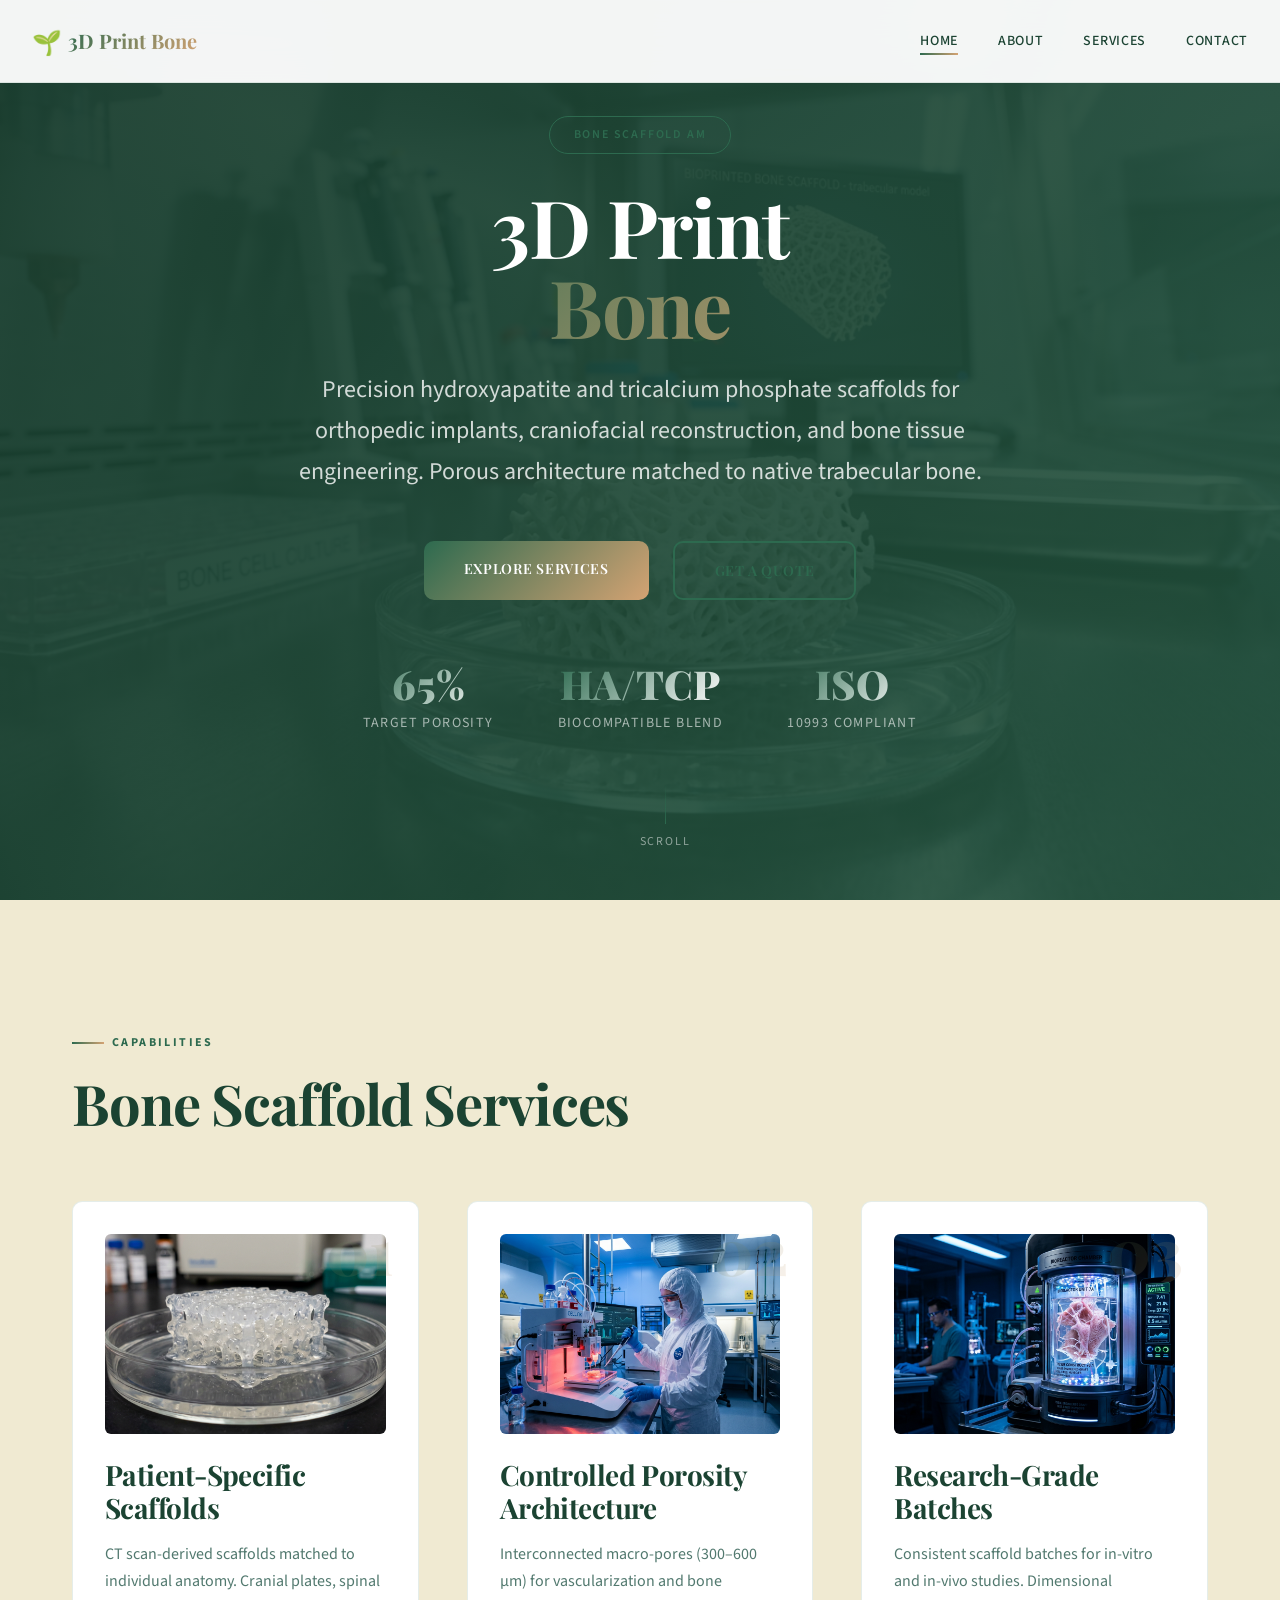
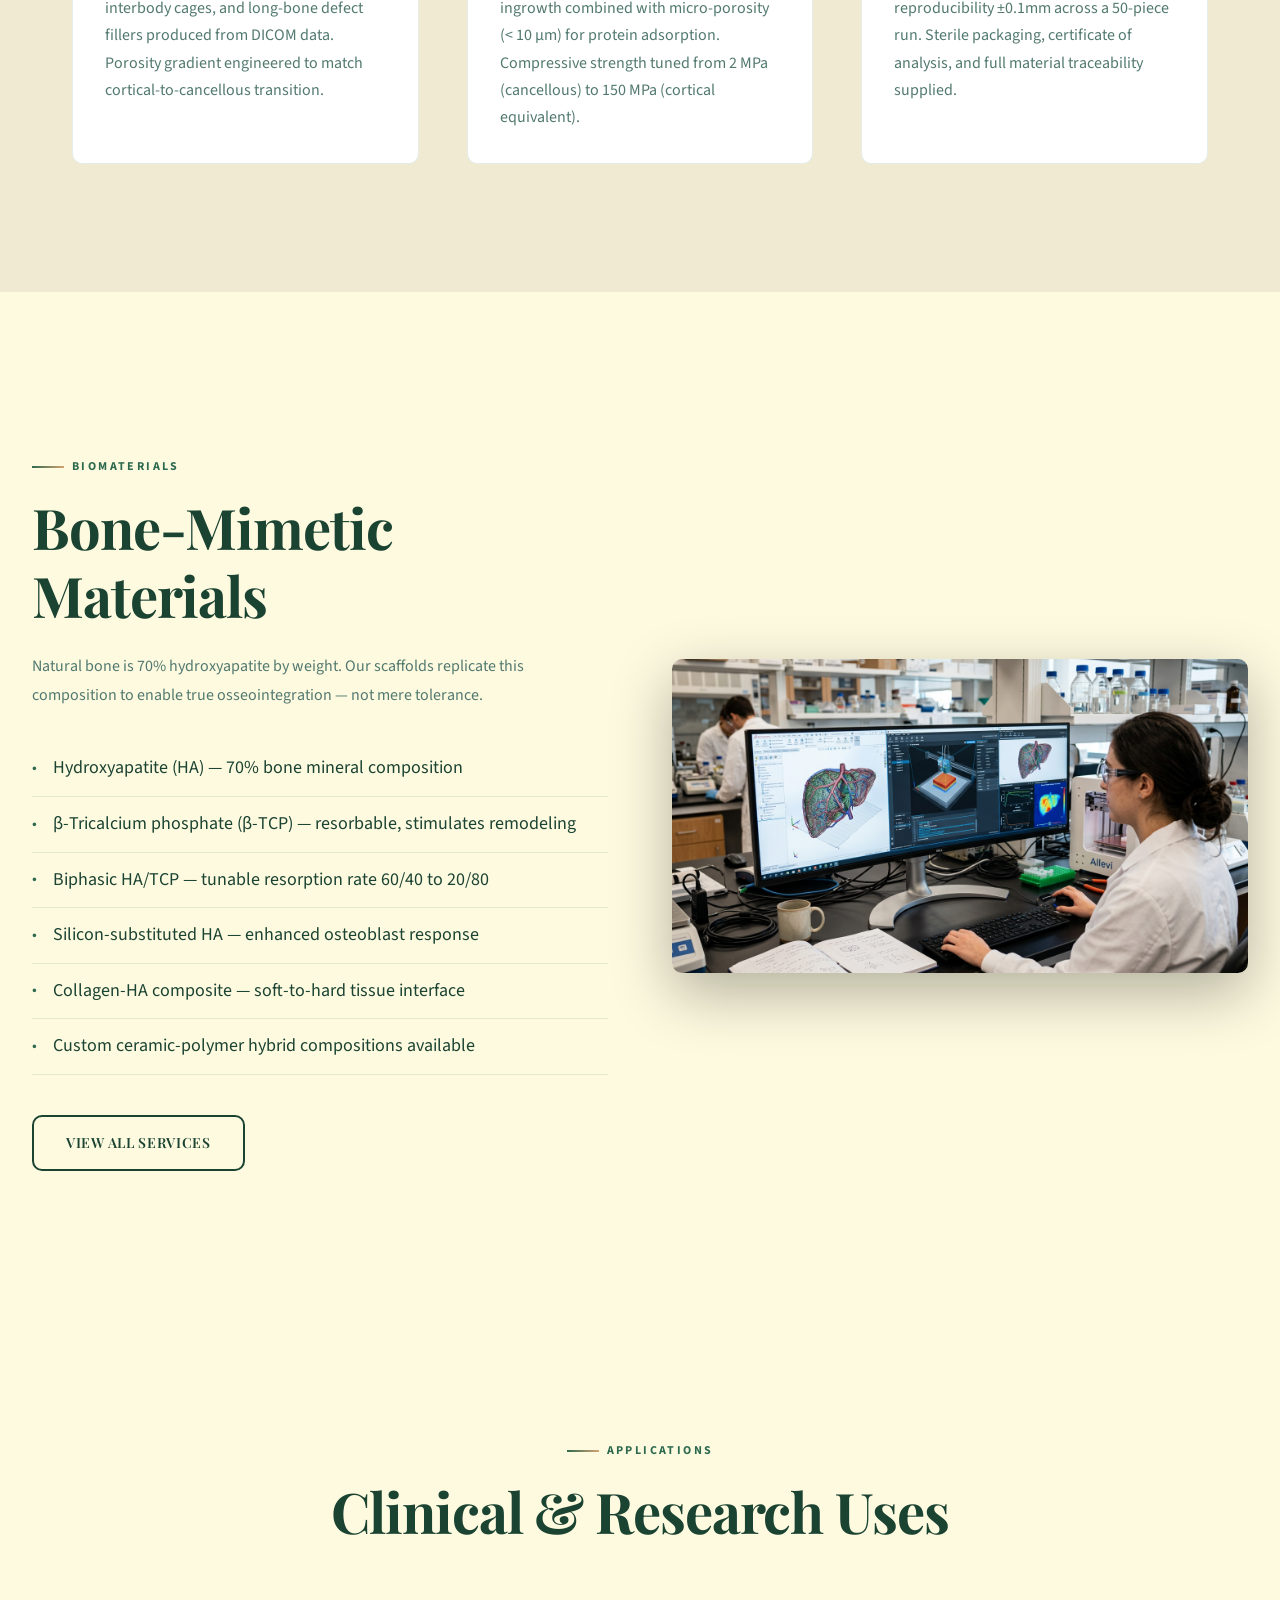
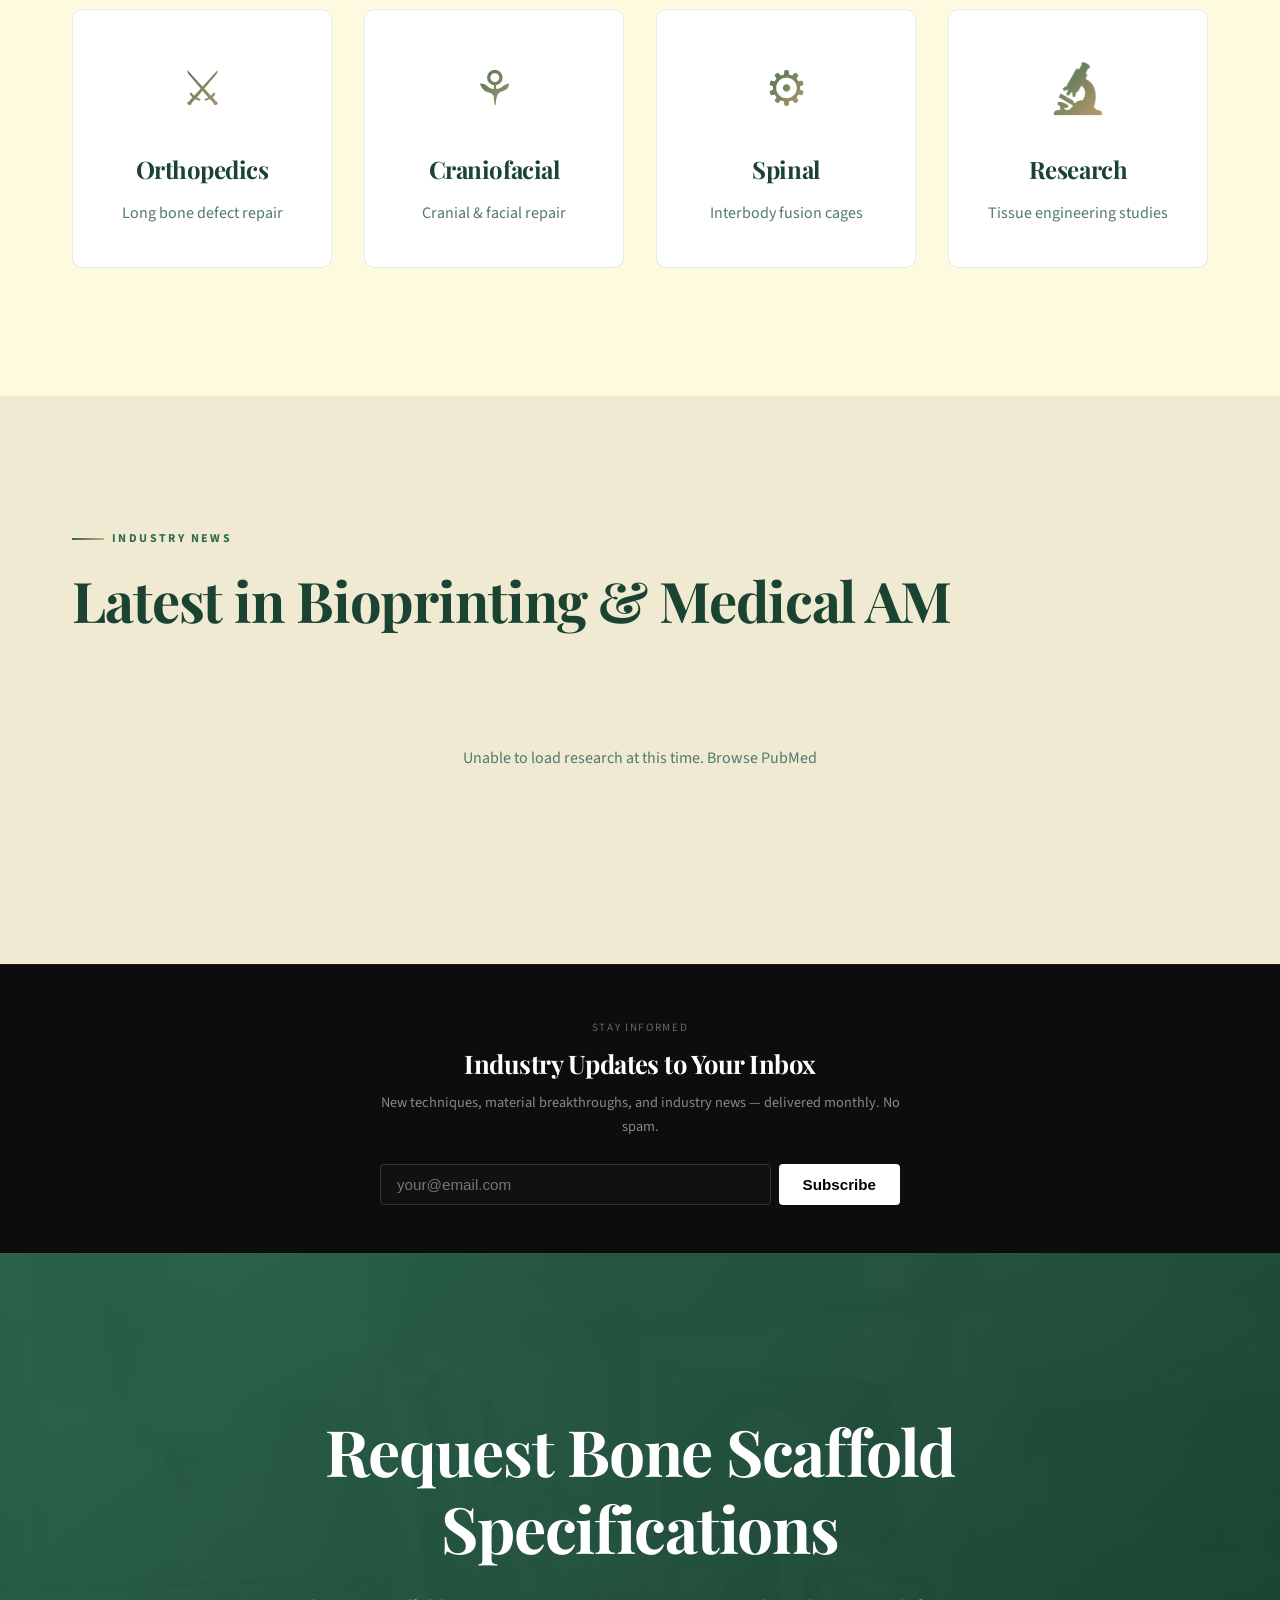
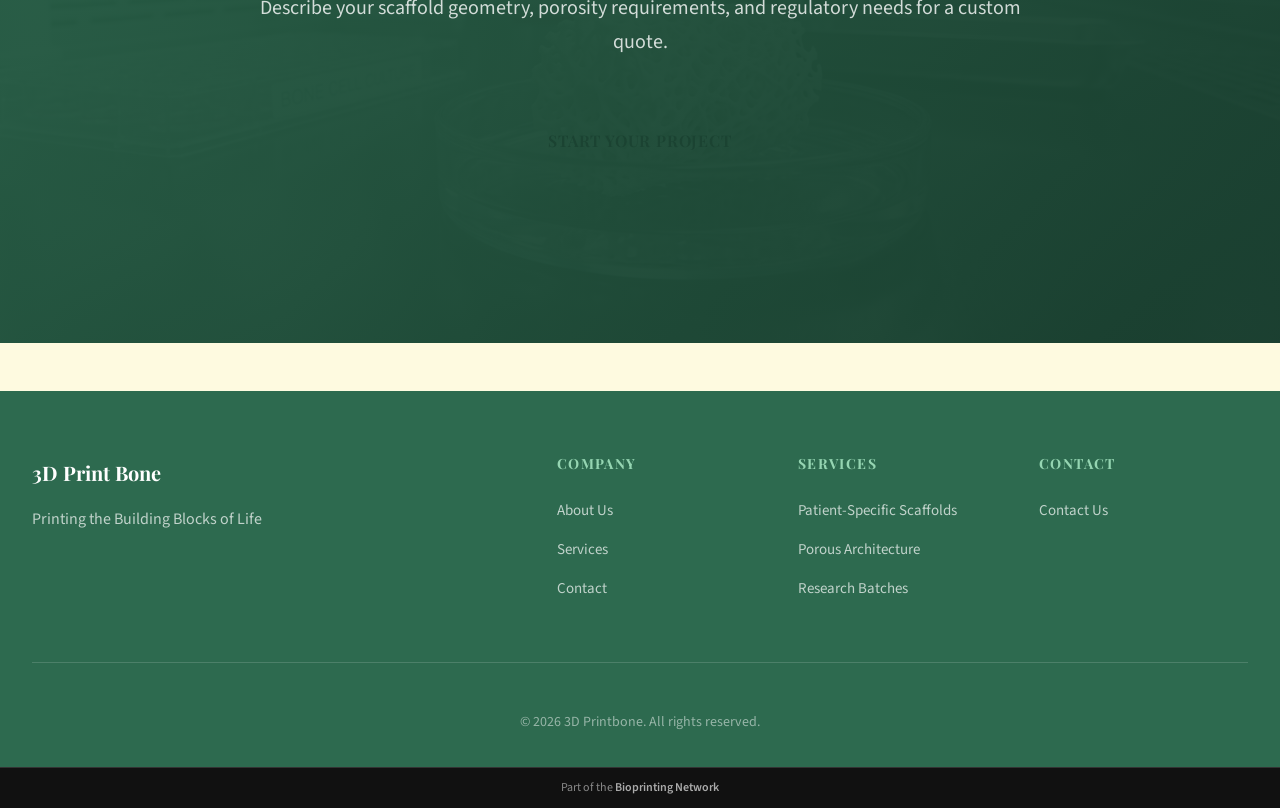
<file: index.html>
<!DOCTYPE html>
<html lang="en">
<head>
    <meta charset="UTF-8">
    <meta name="viewport" content="width=device-width, initial-scale=1.0">
    <meta name="description" content="3D printed bone scaffolds in hydroxyapatite and TCP for orthopedic implants, craniofacial reconstruction, and tissue engineering research.">
    <meta name="keywords" content="3d bioprinting &amp;amp;amp; medical, 3dprintbone, bioprinting, medical, professional services, quality, innovation, max davis, ben stagl, ally reza, chilab, chilab studio, titobi, chicago, manufacturing, functional, 3d, prototype">
    <meta property="og:title" content="3D Print Bone | Hydroxyapatite Scaffolds &amp; Bone Graft Substitutes">
    <meta property="og:description" content="3D printed bone scaffolds in hydroxyapatite and TCP for orthopedic implants and tissue engineering research.">
    <meta name="author" content="Max Davis, Ben Stagl, Ally Reza - ChiLab Studio">
    <meta property="og:type" content="website">
    <meta property="og:image" content="https://images.unsplash.com/photo-1625464733746-f884014c73bc?w=600&q=80">
    <title>3D Print Bone | Hydroxyapatite Scaffolds & Bone Graft Substitutes | Medical AM</title>
    <link rel="preconnect" href="https://fonts.googleapis.com">
    <link rel="preconnect" href="https://fonts.gstatic.com" crossorigin>
    <link href="https://fonts.googleapis.com/css2?family=Playfair+Display:wght@400;500;600;700;800;900&family=Source+Sans+3:wght@300;400;500;600;700&display=swap" rel="stylesheet">
    <link rel="stylesheet" href="css/style.css">
<script type="application/ld+json">
[
  {
    "@context": "https://schema.org",
    "@type": "Organization",
    "name": "3D Print Bone",
    "url": "https://3dprintbone.com",
    "description": "3D printed bone scaffolds in hydroxyapatite and TCP for orthopedic implants, craniofacial reconstruction, and tissue engineering research.",
    "contactPoint": {
      "@type": "ContactPoint",
      "contactType": "customer service",
      "url": "https://3dprintbone.com/contact.html"
    }
  },
  {
    "@context": "https://schema.org",
    "@type": "WebSite",
    "name": "3D Print Bone",
    "url": "https://3dprintbone.com"
  },
  {
    "@context": "https://schema.org",
    "@type": "Service",
    "name": "Patient-Specific Scaffolds",
    "provider": {
      "@type": "Organization",
      "name": "3D Print Bone",
      "url": "https://3dprintbone.com"
    },
    "url": "https://3dprintbone.com/services.html"
  },
  {
    "@context": "https://schema.org",
    "@type": "Service",
    "name": "Porous Architecture",
    "provider": {
      "@type": "Organization",
      "name": "3D Print Bone",
      "url": "https://3dprintbone.com"
    },
    "url": "https://3dprintbone.com/services.html"
  },
  {
    "@context": "https://schema.org",
    "@type": "Service",
    "name": "Research Batches",
    "provider": {
      "@type": "Organization",
      "name": "3D Print Bone",
      "url": "https://3dprintbone.com"
    },
    "url": "https://3dprintbone.com/services.html"
  }
]
</script>
    <!-- ADSENSE: replace ca-pub-REPLACE_WITH_PUB_ID with your publisher ID to activate -->
    <!-- <script async src="https://pagead2.googlesyndication.com/pagead/js/adsbygoogle.js?client=ca-pub-REPLACE_WITH_PUB_ID" crossorigin="anonymous"></script> -->
</head>
<body>

    <header class="site-header">
        <nav class="navbar">
            <div class="nav-container">
                <a href="index.html" class="nav-logo">
                    <span class="logo-emoji">&#127793;</span><span class="logo-text">3D Print Bone</span>
                </a>
                <button class="nav-toggle" aria-label="Toggle navigation" aria-expanded="false">
                    <span class="hamburger"></span>
                    <span class="hamburger"></span>
                    <span class="hamburger"></span>
                </button>
                <ul class="nav-menu">
                    <li><a href="index.html" class="nav-link active">Home</a></li>
                    <li><a href="about.html" class="nav-link">About</a></li>
                    <li><a href="services.html" class="nav-link">Services</a></li>
                    <li><a href="contact.html" class="nav-link">Contact</a></li>
                </ul>
            </div>
        </nav>
    </header>

    <main>
        <section class="hero">
            <div class="hero-background">
                <img src="images/11_bone_scaffold.png" alt="3D Printbone" loading="lazy">
                <div class="hero-overlay"></div>
            </div>
            <div class="hero-content">
                <div class="hero-badge">BONE SCAFFOLD AM</div>
                <h1 class="hero-title">
                    <span class="title-line">3D Print</span>
                        <span class="title-line highlight">Bone</span>
                </h1>
                <p class="hero-subtitle">Precision hydroxyapatite and tricalcium phosphate scaffolds for orthopedic implants, craniofacial reconstruction, and bone tissue engineering. Porous architecture matched to native trabecular bone.</p>
                <div class="hero-actions">
                    <a href="services.html" class="btn btn-primary">Explore Services</a>
                    <a href="contact.html" class="btn btn-secondary">Get a Quote</a>
                </div>
                <div class="hero-stats">
                    <div class="stat-item">
                        <div class="stat-number">65%</div>
                        <div class="stat-label">Target Porosity</div>
                    </div>
                    <div class="stat-item">
                        <div class="stat-number">HA/TCP</div>
                        <div class="stat-label">Biocompatible Blend</div>
                    </div>
                    <div class="stat-item">
                        <div class="stat-number">ISO</div>
                        <div class="stat-label">10993 Compliant</div>
                    </div>
                </div>
            </div>
            <div class="scroll-indicator">
                <div class="scroll-line"></div>
                <span>SCROLL</span>
            </div>
        </section>

        <section class="process-section">
            <div class="container">
                <div class="section-header">
                    <span class="section-label">CAPABILITIES</span>
                    <h2 class="section-title">Bone Scaffold Services</h2>
                </div>
                <div class="process-grid">
                    <div class="process-card animate-in">
                        <div class="card-number">01</div>
                        <div class="card-image">
                            <img src="images/03_cartilage_scaffold.png" alt="Service 1" loading="lazy">
                        </div>
                        <h3>Patient-Specific Scaffolds</h3>
                        <p>CT scan-derived scaffolds matched to individual anatomy. Cranial plates, spinal interbody cages, and long-bone defect fillers produced from DICOM data. Porosity gradient engineered to match cortical-to-cancellous transition.</p>
                    </div>
                    <div class="process-card animate-in">
                        <div class="card-number">02</div>
                        <div class="card-image">
                            <img src="images/08_scientist_working.png" alt="Service 2" loading="lazy">
                        </div>
                        <h3>Controlled Porosity Architecture</h3>
                        <p>Interconnected macro-pores (300–600 µm) for vascularization and bone ingrowth combined with micro-porosity (< 10 µm) for protein adsorption. Compressive strength tuned from 2 MPa (cancellous) to 150 MPa (cortical equivalent).</p>
                    </div>
                    <div class="process-card animate-in">
                        <div class="card-number">03</div>
                        <div class="card-image">
                            <img src="images/17_bioreactor.png" alt="Service 3" loading="lazy">
                        </div>
                        <h3>Research-Grade Batches</h3>
                        <p>Consistent scaffold batches for in-vitro and in-vivo studies. Dimensional reproducibility ±0.1mm across a 50-piece run. Sterile packaging, certificate of analysis, and full material traceability supplied.</p>
                    </div>
                </div>
            </div>
        </section>


    <!-- Ad Unit: Mid-Page Leaderboard -->
    <div class="ad-unit-container" style="text-align:center;padding:1rem 0;margin:0 auto;max-width:970px;">
      <!-- <ins class="adsbygoogle" style="display:block" data-ad-client="ca-pub-REPLACE_WITH_PUB_ID" data-ad-slot="REPLACE_WITH_SLOT_ID_1" data-ad-format="auto" data-full-width-responsive="true"></ins> -->
      <!-- <script>(adsbygoogle = window.adsbygoogle || []).push({});</script> -->
    </div>
        <section class="materials-section">
            <div class="container-wide">
                <div class="materials-content">
                    <div class="materials-info">
                        <span class="section-label">BIOMATERIALS</span>
                        <h2>Bone-Mimetic Materials</h2>
                        <p>Natural bone is 70% hydroxyapatite by weight. Our scaffolds replicate this composition to enable true osseointegration — not mere tolerance.</p>
                        <ul class="materials-list">
                            <li><span class="material-icon">&#9679;</span> Hydroxyapatite (HA) — 70% bone mineral composition</li>
                            <li><span class="material-icon">&#9679;</span> β-Tricalcium phosphate (β-TCP) — resorbable, stimulates remodeling</li>
                            <li><span class="material-icon">&#9679;</span> Biphasic HA/TCP — tunable resorption rate 60/40 to 20/80</li>
                            <li><span class="material-icon">&#9679;</span> Silicon-substituted HA — enhanced osteoblast response</li>
                            <li><span class="material-icon">&#9679;</span> Collagen-HA composite — soft-to-hard tissue interface</li>
                            <li><span class="material-icon">&#9679;</span> Custom ceramic-polymer hybrid compositions available</li>
                        </ul>
                        <a href="services.html" class="btn btn-outline">View All Services</a>
                    </div>
                    <div class="materials-visual">
                        <img src="images/18_digital_design.png" alt="3D Printbone Services" loading="lazy">
                        <div class="visual-accent"></div>
                    </div>
                </div>
            </div>
        </section>

        <section class="industries-section">
            <div class="container">
                <div class="section-header center">
                    <span class="section-label">APPLICATIONS</span>
                    <h2>Clinical & Research Uses</h2>
                </div>
                <div class="industries-grid">
                    <div class="industry-card animate-in">
                        <div class="industry-icon">&#9876;</div>
                        <h3>Orthopedics</h3>
                        <p>Long bone defect repair</p>
                    </div>
                    <div class="industry-card animate-in">
                        <div class="industry-icon">&#9880;</div>
                        <h3>Craniofacial</h3>
                        <p>Cranial & facial repair</p>
                    </div>
                    <div class="industry-card animate-in">
                        <div class="industry-icon">&#9881;</div>
                        <h3>Spinal</h3>
                        <p>Interbody fusion cages</p>
                    </div>
                    <div class="industry-card animate-in">
                        <div class="industry-icon">&#128300;</div>
                        <h3>Research</h3>
                        <p>Tissue engineering studies</p>
                    </div>
                </div>
            </div>
        </section>
        <section class="news-section">
            <div class="container">
                <div class="section-header">
                    <span class="section-label">INDUSTRY NEWS</span>
                    <h2 class="section-title">Latest in Bioprinting & Medical AM</h2>
                </div>
                <div id="news-feed"></div>
            </div>
        </section>
        <section class="newsletter-section" style="background:#0d0d0d;padding:3rem 2rem;text-align:center;border-top:1px solid #1a1a1a;">
            <div style="max-width:520px;margin:0 auto;">
                <span style="font-size:0.7rem;letter-spacing:0.15em;color:#666;text-transform:uppercase;">Stay Informed</span>
                <h2 style="color:#fff;font-size:1.6rem;margin:0.5rem 0 0.75rem;">Industry Updates to Your Inbox</h2>
                <p style="color:#888;font-size:0.9rem;margin-bottom:1.5rem;">New techniques, material breakthroughs, and industry news — delivered monthly. No spam.</p>
                <form action="https://api.web3forms.com/submit" method="POST"
                      style="display:flex;gap:0.5rem;flex-wrap:wrap;justify-content:center;"
                      onsubmit="this.querySelector('button').textContent='Subscribed!';this.querySelector('button').disabled=true;">
                    <input type="hidden" name="access_key" value="6f33053b-6d08-414b-9615-665f88c98da8">
                    <input type="hidden" name="subject" value="Newsletter Signup">
                    <input type="hidden" name="from_name" value="Newsletter Signup">
                    <input type="email" name="email" placeholder="your@email.com" required
                           style="flex:1;min-width:220px;padding:0.7rem 1rem;background:#111;border:1px solid #333;color:#fff;border-radius:4px;font-size:0.95rem;">
                    <button type="submit"
                            style="padding:0.7rem 1.5rem;background:#fff;color:#000;border:none;border-radius:4px;font-weight:600;font-size:0.95rem;cursor:pointer;white-space:nowrap;">
                        Subscribe
                    </button>
                </form>
            </div>
        </section>


        <section class="cta-section">
            <div class="cta-content">
                <h2>Request Bone Scaffold Specifications</h2>
                <p>Describe your scaffold geometry, porosity requirements, and regulatory needs for a custom quote.</p>
                <a href="contact.html" class="btn btn-large">Start Your Project</a>
            </div>
            <div class="cta-background">
                <img src="images/11_bone_scaffold.png" alt="3D Printbone" loading="lazy">
            </div>
        </section>
    </main>

    <!-- Ad Unit: Pre-Footer Banner -->
    <div class="ad-unit-container" style="text-align:center;padding:1.5rem 0;margin:0 auto;max-width:970px;">
      <!-- <ins class="adsbygoogle" style="display:block" data-ad-client="ca-pub-REPLACE_WITH_PUB_ID" data-ad-slot="REPLACE_WITH_SLOT_ID_2" data-ad-format="auto" data-full-width-responsive="true"></ins> -->
      <!-- <script>(adsbygoogle = window.adsbygoogle || []).push({});</script> -->
    </div>
    <footer class="site-footer">
        <div class="footer-container">
            <div class="footer-main">
                <div class="footer-brand">
                    <div class="footer-logo">3D Print Bone</div>
                    <p>Printing the Building Blocks of Life</p>
                </div>
                <div class="footer-links">
                    <div class="footer-column">
                        <h4>Company</h4>
                        <ul>
                            <li><a href="about.html">About Us</a></li>
                            <li><a href="services.html">Services</a></li>
                            <li><a href="contact.html">Contact</a></li>
                        </ul>
                    </div>
                    <div class="footer-column">
                        <h4>Services</h4>
                        <ul>
                            <li><a href="services.html">Patient-Specific Scaffolds</a></li>
                            <li><a href="services.html">Porous Architecture</a></li>
                            <li><a href="services.html">Research Batches</a></li>
                        </ul>
                    </div>
                    <div class="footer-column">
                        <h4>Contact</h4>
                        <ul>
                            <li><a href="contact.html">Contact Us</a></li>
                        </ul>
                    </div>
                </div>
            </div>
            <div class="footer-bottom">
                <p>&copy; 2026 3D Printbone. All rights reserved.</p>
            </div>
        </div>
    </footer>

    <script src="js/main.js"></script>

    <div class="network-badge" style="background:#111;border-top:1px solid #333;text-align:center;padding:0.6rem 1rem;font-size:0.75rem;color:#888;">
      Part of the <a href="https://3dprinttissue.com" style="color:#aaa;text-decoration:none;font-weight:600;">Bioprinting Network</a>
    </div>
</body>
</html>
</file>
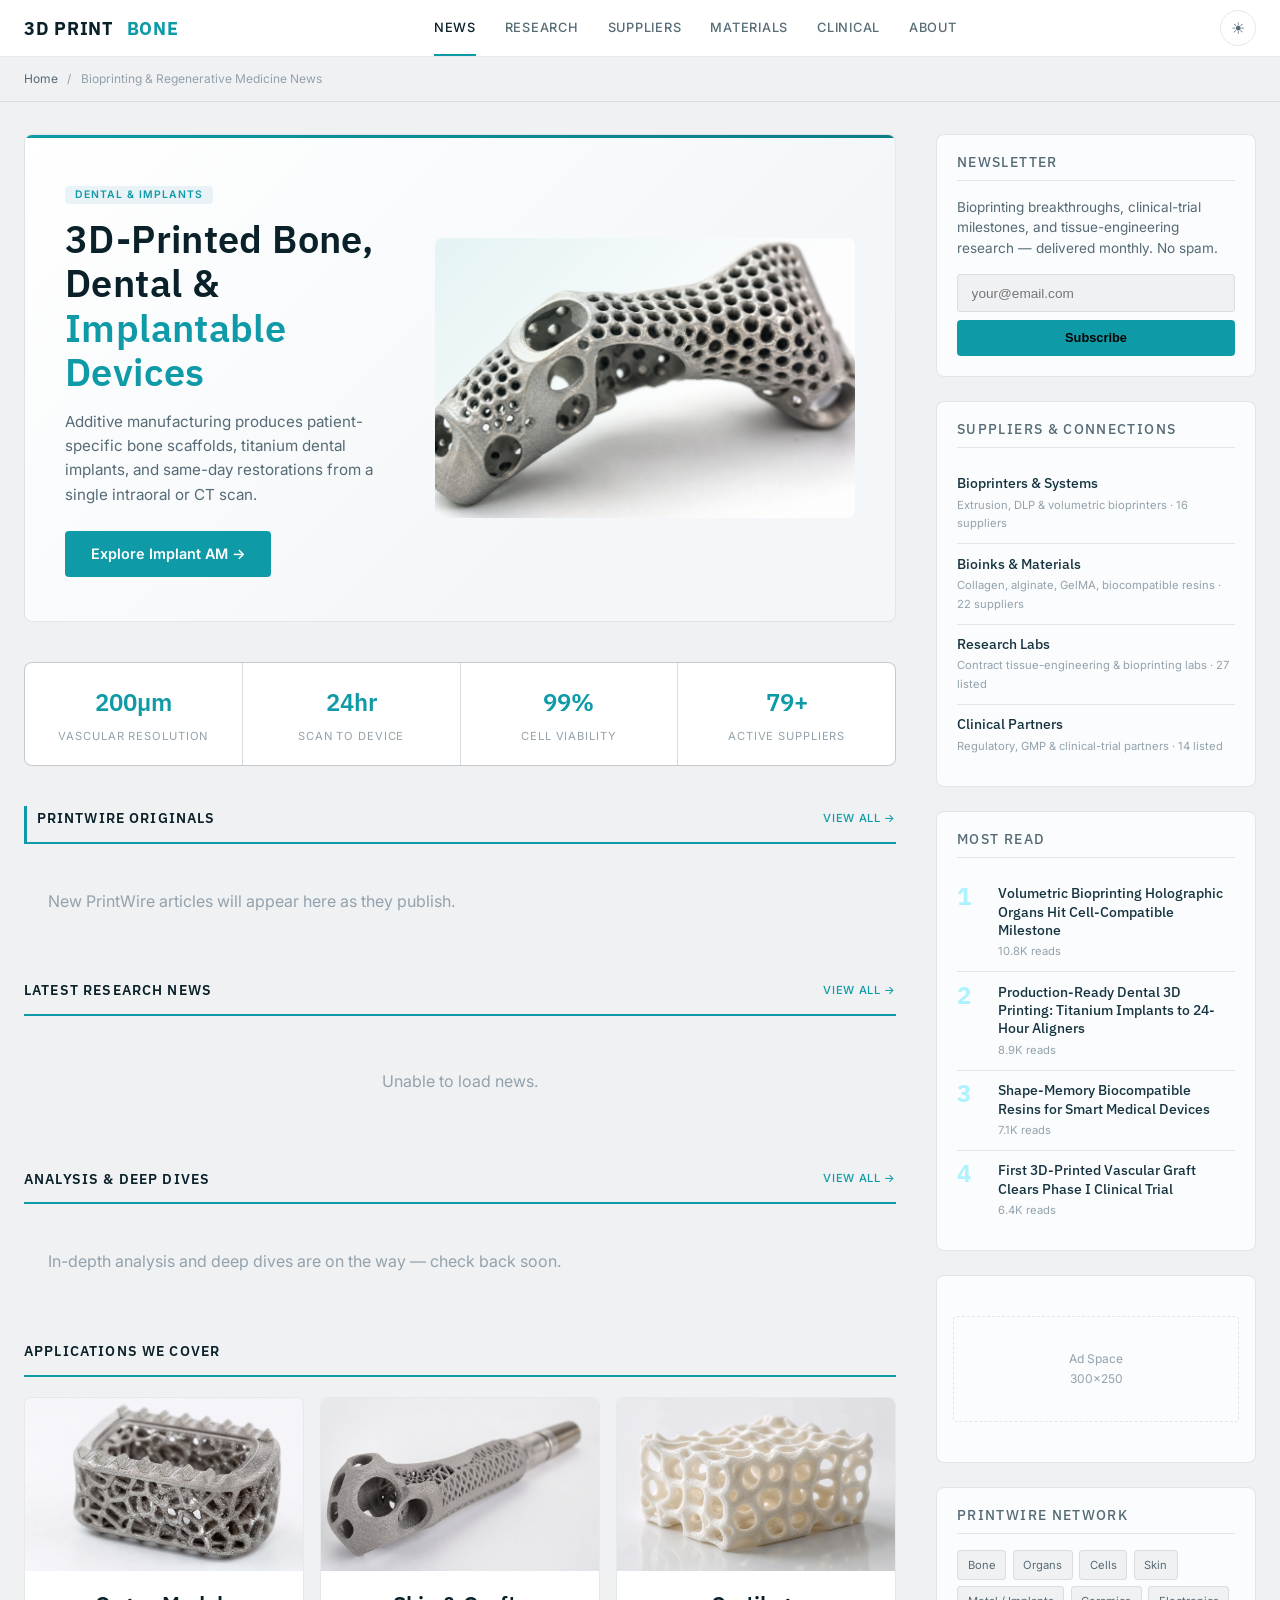
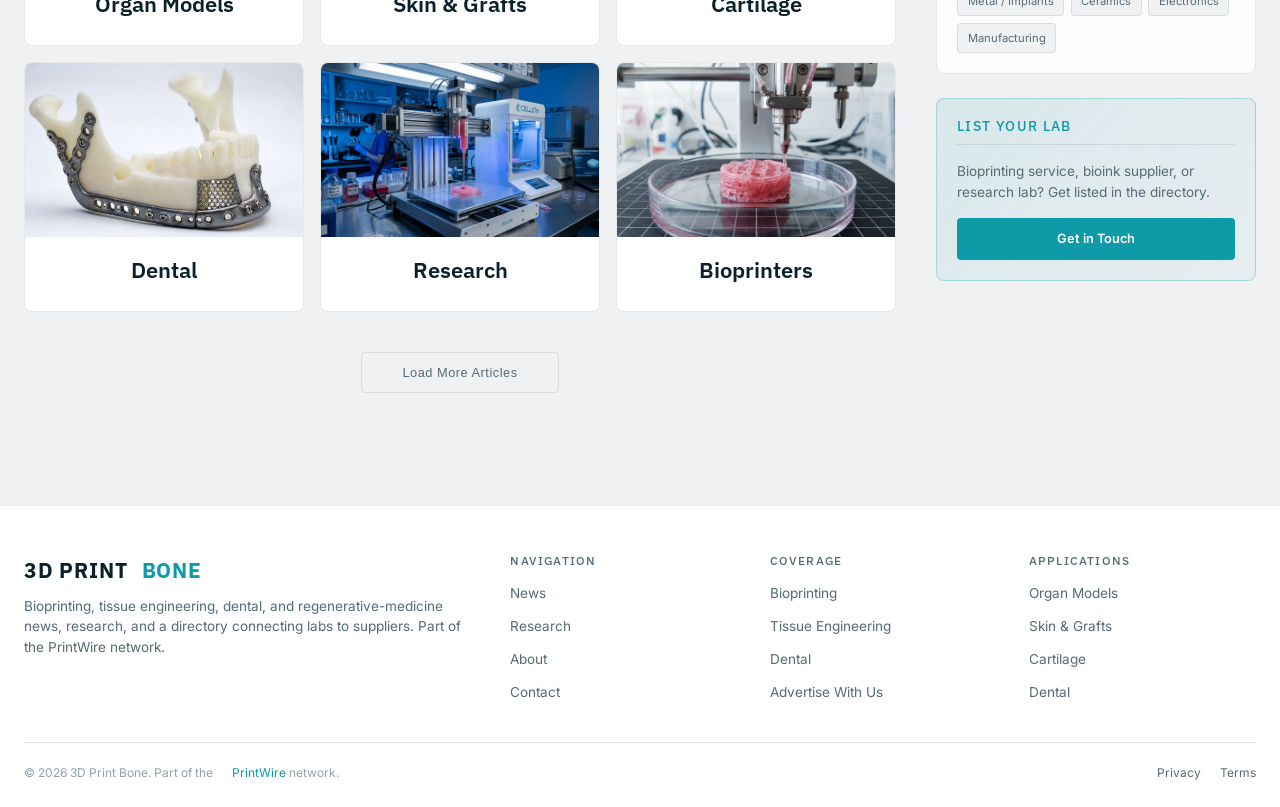
<file: static/index.html>
<!DOCTYPE html>
<html lang="en">
<head>
  <meta charset="UTF-8">
  <meta name="viewport" content="width=device-width, initial-scale=1.0">
  <meta name="description" content="3D Print Bone: bioprinting, tissue engineering, dental, and regenerative-medicine news, research, and a directory connecting labs to suppliers.">
  <title>3D Print Bone — Bioprinting &amp; Regenerative Medicine News &amp; Suppliers</title>
  <link rel="preconnect" href="https://fonts.googleapis.com">
  <link rel="preconnect" href="https://fonts.gstatic.com" crossorigin>
  <link href="https://fonts.googleapis.com/css2?family=IBM+Plex+Sans:wght@500;600;700&family=Inter:wght@400;500;600&display=swap" rel="stylesheet">
  <link rel="stylesheet" href="css/editorial.css">
  <link rel="icon" type="image/svg+xml" href="/favicon.svg">
  <meta property="og:type" content="website">
  <meta property="og:title" content="3D Print Bone — Bioprinting &amp; Regenerative Medicine News &amp; Suppliers">
  <meta property="og:description" content="3D Print Bone: bioprinting, tissue engineering, dental, and regenerative-medicine news, research, and a directory connecting labs to suppliers.">
  <meta property="og:image" content="https://3dprintbone.com/images/01_hero_patient_specific.png">
  <meta property="og:url" content="https://3dprintbone.com/">
  <meta name="twitter:card" content="summary_large_image">
  <meta name="twitter:image" content="https://3dprintbone.com/images/01_hero_patient_specific.png">
</head>
<body>

<!-- ── Header ─────────────────────────────────── -->
<header class="ed-header">
  <div class="ed-header-inner">
    <a href="index.html" class="ed-logo">
      3D&nbsp;PRINT&nbsp;<span class="ed-logo-accent">BONE</span>
    </a>
    <button class="ed-nav-toggle" aria-label="Menu" onclick="document.querySelector('.ed-nav').classList.toggle('open')">&#9776;</button>
    <nav class="ed-nav">
      <a href="index.html" class="active">News</a>
      <a href="/articles/">Research</a>
      <a href="#suppliers">Suppliers</a>
      <a href="#suppliers">Materials</a>
      <a href="#suppliers">Clinical</a>
      <a href="about.html">About</a>
    </nav>
    <button class="ed-theme-toggle" id="themeToggle" aria-label="Toggle light/dark mode" title="Toggle light/dark mode">&#9728;</button>
  </div>
</header>

<!-- ── Breadcrumbs ────────────────────────────── -->
<div class="ed-breadcrumbs">
  <a href="index.html">Home</a> <span>/</span> Bioprinting &amp; Regenerative Medicine News
</div>

<!-- ── Main Layout ────────────────────────────── -->
<div class="ed-layout">
  <div class="ed-main">

    <!-- Featured Story -->
    <article class="ed-hero-split">
      <div class="ed-hero-split-text">
        <span class="ed-badge">Dental & Implants</span>
        <h1>3D-Printed Bone, Dental &amp; <span class="ed-logo-accent">Implantable Devices</span></h1>
        <p class="ed-hero-excerpt">Additive manufacturing produces patient-specific bone scaffolds, titanium dental implants, and same-day restorations from a single intraoral or CT scan.</p>
        <a href="/articles/" class="ed-hero-cta">Explore Implant AM &rarr;</a>
      </div>
      <div class="ed-hero-visual">
        <img src="images/01_hero_patient_specific.png" alt="Dental & Implants">
      </div>
    </article>

    <!-- Stats Bar -->
    <div class="ed-stats">
      <div class="ed-stat">
        <div class="ed-stat-value">200µm</div>
        <div class="ed-stat-label">Vascular Resolution</div>
      </div>
      <div class="ed-stat">
        <div class="ed-stat-value">24hr</div>
        <div class="ed-stat-label">Scan to Device</div>
      </div>
      <div class="ed-stat">
        <div class="ed-stat-value">99%</div>
        <div class="ed-stat-label">Cell Viability</div>
      </div>
      <div class="ed-stat">
        <div class="ed-stat-value">79+</div>
        <div class="ed-stat-label">Active Suppliers</div>
      </div>
    </div>

    <!-- PrintWire Originals — network-wide originals (featured) -->
    <div class="ed-section-label" style="border-left:3px solid var(--accent);padding-left:0.6rem;">
      PrintWire Originals
      <a href="/articles/">View All &rarr;</a>
    </div>
    <div class="ed-card-grid" id="pwOriginals">
      <div style="grid-column:1/-1;text-align:center;padding:2rem;color:var(--text-faint);">Loading PrintWire articles…</div>
    </div>

    <!-- Latest News — PrintWire + industry (RSS) -->
    <div class="ed-section-label">
      Latest Research News
      <a href="#">View All &rarr;</a>
    </div>
    <div class="ed-card-grid" id="newsGrid">
      <div style="grid-column: 1/-1; text-align:center; padding:2rem; color:var(--text-faint);">Loading latest news…</div>
    </div>

    <!-- Analysis & Deep Dives -->
    <div class="ed-section-label">
      Analysis &amp; Deep Dives
      <a href="/articles/">View All &rarr;</a>
    </div>
    <div class="ed-list" id="pwDeepDives">
      <div style="padding:1.5rem;color:var(--text-faint);">Loading analysis…</div>
    </div>

    <!-- Applications -->
    <div class="ed-section-label">
      Applications We Cover
    </div>
    <div class="ed-card-grid" style="grid-template-columns: repeat(3, 1fr); gap: 1rem; margin-bottom: 2.5rem;">
      <a href="#" class="ed-card" style="text-align:center;">
        <img class="ed-card-img" src="images/05_spinal_cage.png" alt="Organ Models">
        <div class="ed-card-body"><h3>Organ Models</h3></div>
      </a>
      <a href="#" class="ed-card" style="text-align:center;">
        <img class="ed-card-img" src="images/06_orthopedic_implant.png" alt="Skin & Grafts">
        <div class="ed-card-body"><h3>Skin &amp; Grafts</h3></div>
      </a>
      <a href="#" class="ed-card" style="text-align:center;">
        <img class="ed-card-img" src="images/07_bone_graft.png" alt="Cartilage">
        <div class="ed-card-body"><h3>Cartilage</h3></div>
      </a>
      <a href="#" class="ed-card" style="text-align:center;">
        <img class="ed-card-img" src="images/08_jaw_reconstruction.png" alt="Dental">
        <div class="ed-card-body"><h3>Dental</h3></div>
      </a>
      <a href="#" class="ed-card" style="text-align:center;">
        <img class="ed-card-img" src="images/01_hero_bioprinter.png" alt="Research">
        <div class="ed-card-body"><h3>Research</h3></div>
      </a>
      <a href="#" class="ed-card" style="text-align:center;">
        <img class="ed-card-img" src="images/05_bioprinter_closeup.png" alt="Bioprinters">
        <div class="ed-card-body"><h3>Bioprinters</h3></div>
      </a>
    </div>

    <!-- Load More -->
    <div class="ed-load-more">
      <button>Load More Articles</button>
    </div>

  </div>

  <!-- ── Sidebar ─────────────────────────────── -->
  <aside class="ed-sidebar">

    <!-- Newsletter -->
    <div class="ed-sidebar-block ed-newsletter">
      <h4>Newsletter</h4>
      <p>Bioprinting breakthroughs, clinical-trial milestones, and tissue-engineering research — delivered monthly. No spam.</p>
      <form action="https://api.web3forms.com/submit" method="POST" onsubmit="this.querySelector('button').textContent='Subscribed!';this.querySelector('button').disabled=true;">
        <input type="hidden" name="access_key" value="6f33053b-6d08-414b-9615-665f88c98da8">
        <input type="hidden" name="subject" value="Newsletter Signup — 3dprintbone.com">
        <input type="hidden" name="from_name" value="Newsletter Signup">
        <input type="email" name="email" placeholder="your@email.com" required>
        <button type="submit">Subscribe</button>
      </form>
    </div>

    <!-- Suppliers & Connections -->
    <div class="ed-sidebar-block" id="suppliers">
      <h4>Suppliers &amp; Connections</h4>
      <div class="ed-popular-item">
        <div>
          <h3><a href="#">Bioprinters &amp; Systems</a></h3>
          <div class="ed-popular-meta">Extrusion, DLP &amp; volumetric bioprinters · 16 suppliers</div>
        </div>
      </div>
      <div class="ed-popular-item">
        <div>
          <h3><a href="#">Bioinks &amp; Materials</a></h3>
          <div class="ed-popular-meta">Collagen, alginate, GelMA, biocompatible resins · 22 suppliers</div>
        </div>
      </div>
      <div class="ed-popular-item">
        <div>
          <h3><a href="#">Research Labs</a></h3>
          <div class="ed-popular-meta">Contract tissue-engineering &amp; bioprinting labs · 27 listed</div>
        </div>
      </div>
      <div class="ed-popular-item">
        <div>
          <h3><a href="#">Clinical Partners</a></h3>
          <div class="ed-popular-meta">Regulatory, GMP &amp; clinical-trial partners · 14 listed</div>
        </div>
      </div>
    </div>

    <!-- Most Read -->
    <div class="ed-sidebar-block">
      <h4>Most Read</h4>
      <div class="ed-popular-item">
        <span class="ed-popular-num">1</span>
        <div>
          <h3><a href="#">Volumetric Bioprinting Holographic Organs Hit Cell-Compatible Milestone</a></h3>
          <div class="ed-popular-meta">10.8K reads</div>
        </div>
      </div>
      <div class="ed-popular-item">
        <span class="ed-popular-num">2</span>
        <div>
          <h3><a href="#">Production-Ready Dental 3D Printing: Titanium Implants to 24-Hour Aligners</a></h3>
          <div class="ed-popular-meta">8.9K reads</div>
        </div>
      </div>
      <div class="ed-popular-item">
        <span class="ed-popular-num">3</span>
        <div>
          <h3><a href="#">Shape-Memory Biocompatible Resins for Smart Medical Devices</a></h3>
          <div class="ed-popular-meta">7.1K reads</div>
        </div>
      </div>
      <div class="ed-popular-item">
        <span class="ed-popular-num">4</span>
        <div>
          <h3><a href="#">First 3D-Printed Vascular Graft Clears Phase I Clinical Trial</a></h3>
          <div class="ed-popular-meta">6.4K reads</div>
        </div>
      </div>
    </div>

    <!-- Ad Placeholder -->
    <div class="ed-sidebar-block" style="text-align:center; color: var(--text-faint); font-size: 0.75rem; padding: 2.5rem 1rem;">
      <div style="border: 1px dashed var(--border); border-radius: 4px; padding: 2rem 1rem;">
        Ad Space<br>300×250
      </div>
    </div>

    <!-- Network Links -->
    <div class="ed-sidebar-block">
      <h4>PrintWire Network</h4>
      <div class="ed-network-links">
        <a href="https://3dprintbone.com">Bone</a>
        <a href="https://3dprintorgans.com">Organs</a>
        <a href="https://3dprintcells.com">Cells</a>
        <a href="https://3dprintskincare.com">Skin</a>
        <a href="https://dmls3d.com">Metal / Implants</a>
        <a href="https://3dprintceramic.com">Ceramics</a>
        <a href="https://3dprintcircuitry.com">Electronics</a>
        <a href="https://sendcutship.com">Manufacturing</a>
      </div>
    </div>

    <!-- Project CTA -->
    <div class="ed-sidebar-block" style="background: linear-gradient(135deg, rgba(14,154,167,0.10), rgba(14,154,167,0.04)); border-color: var(--border-accent);">
      <h4 style="color: var(--accent);">List Your Lab</h4>
      <p style="font-size: 0.85rem; color: var(--text-dim); margin-bottom: 1rem; line-height: 1.5;">Bioprinting service, bioink supplier, or research lab? Get listed in the directory.</p>
      <a href="contact.html" style="display:block;text-align:center;padding:0.65rem;background:var(--accent);border-radius:4px;color:#fff;font-weight:600;font-size:0.8rem;transition:background 0.25s;" onmouseover="this.style.background='var(--accent-dark)'" onmouseout="this.style.background='var(--accent)'">Get in Touch</a>
    </div>

  </aside>
</div>

<!-- ── Footer ─────────────────────────────────── -->
<footer class="ed-footer">
  <div class="ed-footer-inner">
    <div class="ed-footer-brand">
      <div class="ed-logo" style="font-size:1.3rem; margin-bottom: 0.5rem;">3D&nbsp;PRINT&nbsp;<span class="ed-logo-accent">BONE</span></div>
      <p>Bioprinting, tissue engineering, dental, and regenerative-medicine news, research, and a directory connecting labs to suppliers. Part of the PrintWire network.</p>
    </div>
    <div>
      <h4>Navigation</h4>
      <ul>
        <li><a href="index.html">News</a></li>
        <li><a href="/articles/">Research</a></li>
        <li><a href="about.html">About</a></li>
        <li><a href="contact.html">Contact</a></li>
      </ul>
    </div>
    <div>
      <h4>Coverage</h4>
      <ul>
        <li><a href="#">Bioprinting</a></li>
        <li><a href="#">Tissue Engineering</a></li>
        <li><a href="#">Dental</a></li>
        <li><a href="advertise.html">Advertise With Us</a></li>
      </ul>
    </div>
    <div>
      <h4>Applications</h4>
      <ul>
        <li><a href="#">Organ Models</a></li>
        <li><a href="#">Skin &amp; Grafts</a></li>
        <li><a href="#">Cartilage</a></li>
        <li><a href="#">Dental</a></li>
      </ul>
    </div>
  </div>
  <div class="ed-footer-bottom">
    <span>&copy; 2026 3D Print Bone. Part of the <a href="https://3dprint.space" style="color:var(--accent);">PrintWire</a> network.</span>
    <span>
      <a href="#">Privacy</a>
      <a href="#">Terms</a>
    </span>
  </div>
</footer>

<script>
// ── Mobile nav toggle ──
document.querySelector('.ed-nav-toggle')?.addEventListener('click', () => {
  document.querySelector('.ed-nav').classList.toggle('open');
});

// ── Theme toggle (light/dark) — light default ──
(function() {
  const btn = document.getElementById('themeToggle');
  const root = document.documentElement;
  function setTheme(theme) {
    root.setAttribute('data-theme', theme);
    localStorage.setItem('ed-theme', theme);
    btn.innerHTML = theme === 'dark' ? '&#9790;' : '&#9728;';
    btn.title = theme === 'dark' ? 'Switch to light mode' : 'Switch to dark mode';
  }
  const saved = localStorage.getItem('ed-theme');
  setTheme(saved || 'light');
  btn.addEventListener('click', () => {
    const current = root.getAttribute('data-theme') || 'light';
    setTheme(current === 'dark' ? 'light' : 'dark');
  });
})();

// ── News Feed: network-wide PrintWire Originals + industry RSS ──
(function() {
  var grid = document.getElementById('newsGrid');
  var orig = document.getElementById('pwOriginals');

  var feeds = [
    { url: 'https://news.google.com/rss/search?q=bioprinting+tissue+engineering&hl=en-US&gl=US&ceid=US:en', name: 'Google News' },
    { url: 'https://news.google.com/rss/search?q=3D+printed+organs+regenerative+medicine&hl=en-US&gl=US&ceid=US:en', name: 'Google News' },
    { url: 'https://news.google.com/rss/search?q=dental+3D+printing+medical+device&hl=en-US&gl=US&ceid=US:en', name: 'Google News' },
    { url: 'https://3dprintingindustry.com/feed/', name: '3DPI' }
  ];

    function bestImg(item){
    var raw = '';
    var html = item.content || item.description || '';
    var m = html.match(/<img[^>]+src=["']([^"'>]+)["']/i);
    if (m) raw = m[1];
    if (!raw) raw = (item.enclosure && item.enclosure.link) || item.thumbnail || '';
    if (!raw) return '';
    var full = raw.replace(/-\d{2,4}x\d{2,4}(?=\.(jpg|jpeg|png|webp|gif)(\?|$))/i, '');
    return 'https://wsrv.nl/?url=' + encodeURIComponent(full) + '&w=800&h=534&fit=cover&a=attention&output=jpg&q=82';
  }
  var api = 'https://api.rss2json.com/v1/api.json?rss_url=';
  var rss = [];
  var localArts = [];
  var loaded = 0;
  var total = feeds.length;
  var fallbackImgs = [
    'images/01_hero_bioprinter.png','images/02_skin_tissue.png','images/03_cartilage_scaffold.png',
    'images/06_ear_construct.png','images/07_liver_tissue.png','images/08_scientist_working.png',
    'images/09_cornea_model.png','images/10_organ_array.png'
  ];

  function stripHtml(html) {
    var d = document.createElement('div'); d.innerHTML = html;
    return d.textContent || '';
  }
  function esc(s) {
    var d = document.createElement('div'); d.appendChild(document.createTextNode(s));
    return d.innerHTML;
  }
  function card(a, i) {
    var img = a.img || fallbackImgs[i % fallbackImgs.length];
    var fb = fallbackImgs[(i+1) % fallbackImgs.length];
    var open = a.local
      ? 'onclick="location.href=\'' + esc(a.link) + '\'"'
      : 'onclick="window.open(\'' + esc(a.link) + '\',\'_blank\',\'noopener\')"';
    var linkAttrs = a.local ? 'href="' + esc(a.link) + '"'
      : 'href="' + esc(a.link) + '" target="_blank" rel="noopener"';
    var badge = a.local
      ? '<span class="ed-badge" style="background:var(--accent);color:#fff;">' + esc(a.source) + '</span>'
      : '<span class="ed-badge">' + esc(a.source) + '</span>';
    return '<article class="ed-card" style="cursor:pointer" ' + open + '>' +
      '<img class="ed-card-img" src="' + esc(img) + '" alt="" loading="lazy" onerror="this.onerror=null;this.src=\'' + fb + '\'">' +
      '<div class="ed-card-body">' + badge +
        '<div class="ed-card-meta">' + esc(a.dateStr || '') + '</div>' +
        '<h3><a ' + linkAttrs + ' onclick="event.stopPropagation()">' + esc(a.title) + '</a></h3>' +
        '<p class="ed-card-excerpt">' + esc(a.desc) + '</p>' +
      '</div></article>';
  }

  var localReady = fetch('network.json', { cache: 'no-store' })
    .then(function(r){ return r.ok ? r.json() : []; })
    .then(function(items){
      (items || []).forEach(function(it, i){
        localArts.push({ title: it.title, link: it.url, desc: it.summary || '',
          date: it.iso, dateStr: it.date, source: (it.origin || 'PrintWire'), local: true,
          img: it.img || fallbackImgs[i % fallbackImgs.length] });
      });
      if (orig) {
        orig.innerHTML = localArts.length
          ? localArts.slice(0, 6).map(card).join('')
          : '<div style="grid-column:1/-1;padding:1.5rem;color:var(--text-faint);">New PrintWire articles will appear here as they publish.</div>';
      }
    })
    .catch(function(){ if (orig) orig.innerHTML = ''; });

  var timeout = setTimeout(finish, 8000);
  feeds.forEach(function(feed) {
    fetch(api + encodeURIComponent(feed.url))
      .then(function(r){ return r.json(); })
      .then(function(data){
        if (data.status === 'ok' && data.items) {
          data.items.forEach(function(item){
            rss.push({ title: item.title, link: item.link,
              desc: stripHtml(item.description).substring(0,140) + '…',
              date: item.pubDate, source: feed.name, local: false,
              img: bestImg(item) });
          });
        }
      })
      .catch(function(){})
      .then(function(){ loaded++; if (loaded === total) { clearTimeout(timeout); finish(); } });
  });

  var done = false;
  function finish(){ if (done) return; done = true; localReady.then(render); }
  function render(){
    if (!grid) return;
    var merged = localArts.concat(rss);
    merged.forEach(function(a){ if (!a.dateStr && a.date) a.dateStr = new Date(a.date).toLocaleDateString('en-US',{year:'numeric',month:'short',day:'numeric'}); });
    merged.sort(function(a,b){ return new Date(b.date) - new Date(a.date); });
    var top = merged.slice(0, 8);
    grid.innerHTML = top.length
      ? top.map(card).join('')
      : '<div style="grid-column:1/-1;text-align:center;padding:2rem;color:var(--text-faint);">Unable to load news.</div>';
  }
})();

// -- Analysis & Deep Dives: PrintWire catalog in list format --
(function(){
  var box = document.getElementById('pwDeepDives');
  if (!box) return;
  function esc(s){var d=document.createElement('div');d.appendChild(document.createTextNode(s==null?'':s));return d.innerHTML;}
  var empty = '<div style="padding:1.5rem;color:var(--text-faint);">In-depth analysis and deep dives are on the way — check back soon.</div>';
  fetch('network.json',{cache:'no-store'})
    .then(function(r){ return r.ok ? r.json() : []; })
    .then(function(items){
      items = (items || []).slice();
      items.sort(function(a,b){ return (b.iso||'').localeCompare(a.iso||''); });
      if (!items.length){ box.innerHTML = empty; return; }
      box.innerHTML = items.slice(0,8).map(function(a){
        var img = a.img ? '<img src="'+esc(a.img)+'" alt="" loading="lazy">' : '';
        var meta = esc(a.date||'') + (a.origin ? ' · '+esc(a.origin) : '');
        return '<article class="ed-list-item">'+img+'<div>'+
          '<div class="ed-card-meta">'+meta+'</div>'+
          '<h3><a href="'+esc(a.url)+'">'+esc(a.title)+'</a></h3>'+
          '<p class="ed-card-excerpt">'+esc(a.summary||'')+'</p>'+
          '</div></article>';
      }).join('');
    })
    .catch(function(){ box.innerHTML = empty; });
})();
</script>
</body>
</html>
</file>
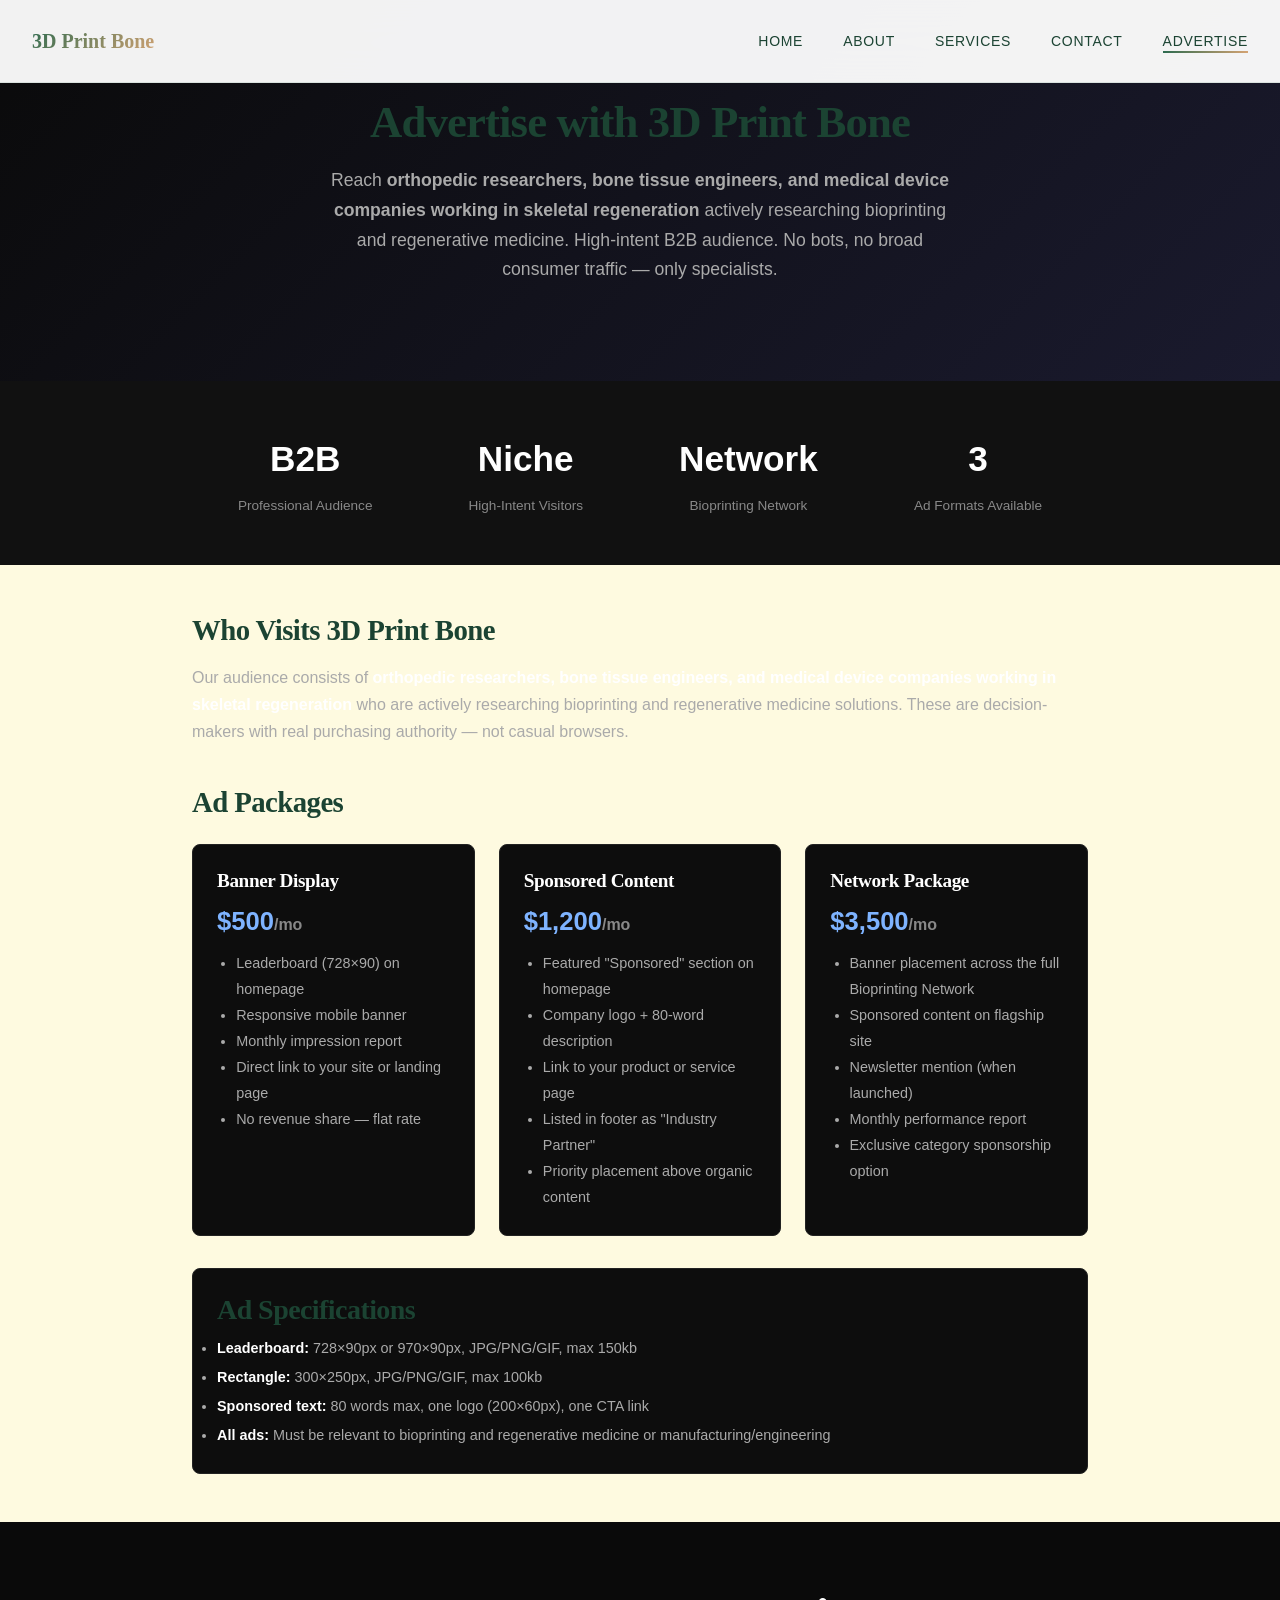
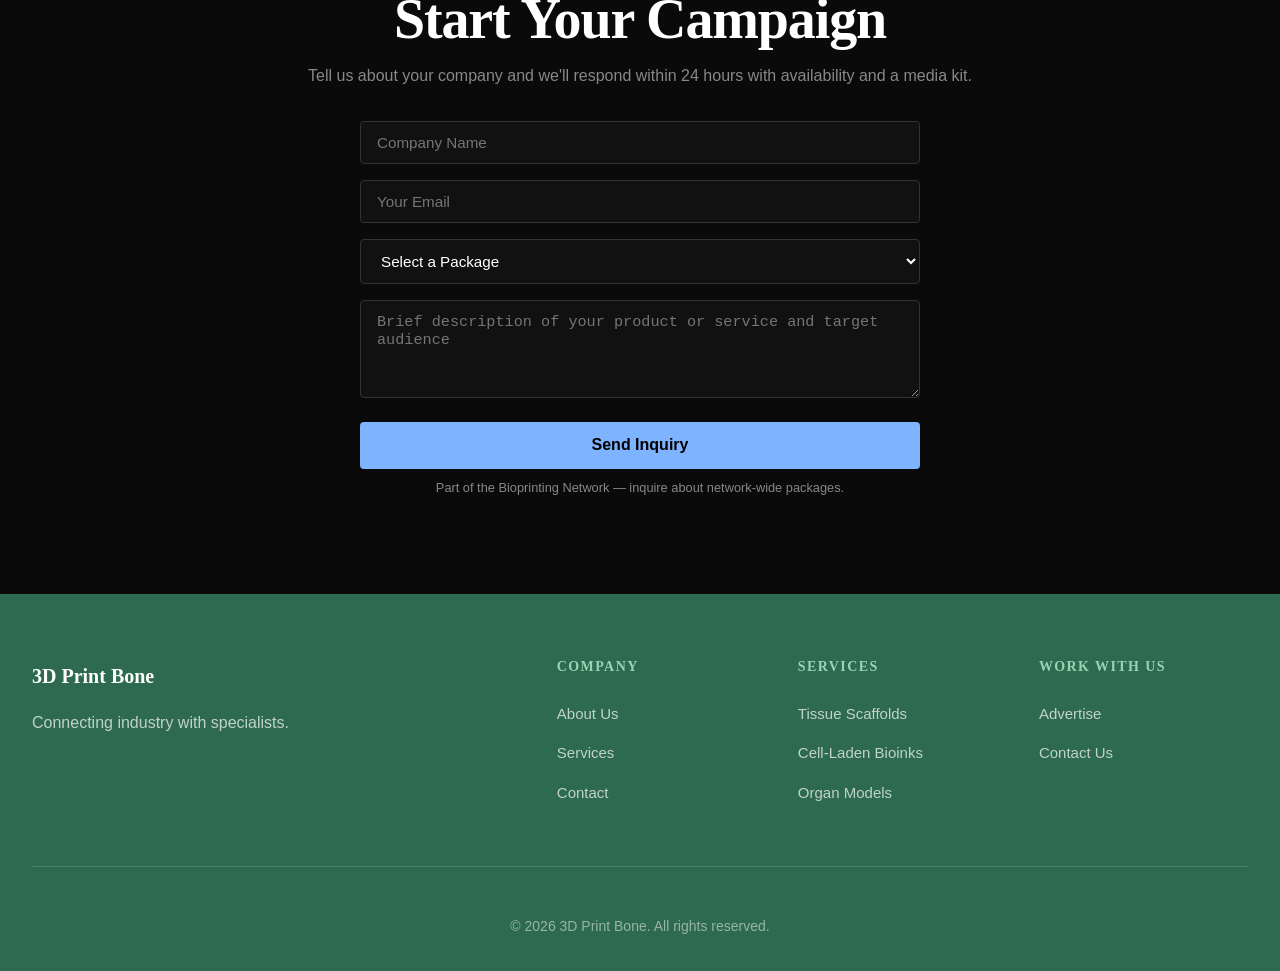
<file: advertise.html>
<!DOCTYPE html>
<html lang="en">
<head>
    <meta charset="UTF-8">
    <meta name="viewport" content="width=device-width, initial-scale=1.0">
    <meta name="description" content="Advertise with 3D Print Bone — reach orthopedic researchers, bone tissue engineers, and medical device companies working in skeletal regeneration actively researching bioprinting solutions. Display ads, sponsored content, and lead generation packages available.">
    <title>Advertise with 3D Print Bone | Reach Bioprinting Professionals</title>
    <link rel="stylesheet" href="css/style.css">
    <style>
      .advertise-hero {
        background: linear-gradient(135deg, #0a0a0a 0%, #1a1a2e 100%);
        color: #fff;
        padding: 6rem 2rem 4rem;
        text-align: center;
      }
      .advertise-hero h1 { font-size: 2.8rem; margin-bottom: 1rem; }
      .advertise-hero p { font-size: 1.1rem; color: #aaa; max-width: 640px; margin: 0 auto 2rem; }
      .stats-row {
        display: flex; justify-content: center; gap: 2rem; flex-wrap: wrap;
        background: #111; padding: 2rem; text-align: center;
      }
      .stat-box { padding: 1rem 2rem; }
      .stat-box .num { font-size: 2.2rem; font-weight: 700; color: #fff; }
      .stat-box .label { font-size: 0.85rem; color: #888; margin-top: 0.3rem; }
      .section { max-width: 960px; margin: 0 auto; padding: 3rem 2rem; }
      .section h2 { font-size: 1.8rem; margin-bottom: 1rem; }
      .packages { display: grid; grid-template-columns: repeat(auto-fit, minmax(260px, 1fr)); gap: 1.5rem; margin-top: 1.5rem; }
      .package-card {
        border: 1px solid #222; border-radius: 8px; padding: 1.5rem;
        background: #0d0d0d;
      }
      .package-card h3 { font-size: 1.2rem; color: #fff; margin-bottom: 0.5rem; }
      .package-card .price { font-size: 1.6rem; font-weight: 700; color: #7eb3ff; margin: 0.5rem 0; }
      .package-card ul { color: #aaa; font-size: 0.9rem; padding-left: 1.2rem; line-height: 1.8; }
      .contact-section { background: #0a0a0a; padding: 4rem 2rem; text-align: center; }
      .contact-section h2 { color: #fff; margin-bottom: 0.5rem; }
      .contact-section p { color: #888; margin-bottom: 2rem; }
      .adv-form { max-width: 560px; margin: 0 auto; text-align: left; }
      .adv-form input, .adv-form select, .adv-form textarea {
        width: 100%; padding: 0.75rem 1rem; margin-bottom: 1rem;
        background: #111; border: 1px solid #333; color: #fff;
        border-radius: 4px; font-size: 0.95rem; box-sizing: border-box;
      }
      .adv-form button {
        width: 100%; padding: 0.9rem; background: #7eb3ff; color: #000;
        border: none; border-radius: 4px; font-weight: 700; font-size: 1rem;
        cursor: pointer;
      }
      .network-note { color: #666; font-size: 0.8rem; text-align: center; margin-top: 0.5rem; }
    </style>
    <link rel="icon" href="favicon.svg" type="image/svg+xml">
</head>
<body>

  <header class="site-header">
    <nav class="navbar">
      <div class="nav-container">
        <a href="index.html" class="nav-logo">
          <span class="logo-text">3D Print Bone</span>
        </a>
        <ul class="nav-menu">
          <li><a href="index.html" class="nav-link">Home</a></li>
          <li><a href="about.html" class="nav-link">About</a></li>
          <li><a href="services.html" class="nav-link">Services</a></li>
          <li><a href="contact.html" class="nav-link">Contact</a></li>
          <li><a href="advertise.html" class="nav-link active">Advertise</a></li>
        </ul>
      </div>
    </nav>
  </header>

  <main>
    <section class="advertise-hero">
      <h1>Advertise with 3D Print Bone</h1>
      <p>Reach <strong>orthopedic researchers, bone tissue engineers, and medical device companies working in skeletal regeneration</strong> actively researching bioprinting and regenerative medicine. High-intent B2B audience. No bots, no broad consumer traffic — only specialists.</p>
    </section>

    <div class="stats-row">
      <div class="stat-box">
        <div class="num">B2B</div>
        <div class="label">Professional Audience</div>
      </div>
      <div class="stat-box">
        <div class="num">Niche</div>
        <div class="label">High-Intent Visitors</div>
      </div>
      <div class="stat-box">
        <div class="num">Network</div>
        <div class="label">Bioprinting Network</div>
      </div>
      <div class="stat-box">
        <div class="num">3</div>
        <div class="label">Ad Formats Available</div>
      </div>
    </div>

    <section class="section">
      <h2>Who Visits 3D Print Bone</h2>
      <p style="color:#aaa;">Our audience consists of <strong style="color:#fff;">orthopedic researchers, bone tissue engineers, and medical device companies working in skeletal regeneration</strong> who are actively researching bioprinting and regenerative medicine solutions. These are decision-makers with real purchasing authority — not casual browsers.</p>

      <h2 style="margin-top:2.5rem;">Ad Packages</h2>
      <div class="packages">
        <div class="package-card">
          <h3>Banner Display</h3>
          <div class="price">$500<span style="font-size:1rem;color:#888;">/mo</span></div>
          <ul>
            <li>Leaderboard (728×90) on homepage</li>
            <li>Responsive mobile banner</li>
            <li>Monthly impression report</li>
            <li>Direct link to your site or landing page</li>
            <li>No revenue share — flat rate</li>
          </ul>
        </div>
        <div class="package-card">
          <h3>Sponsored Content</h3>
          <div class="price">$1,200<span style="font-size:1rem;color:#888;">/mo</span></div>
          <ul>
            <li>Featured "Sponsored" section on homepage</li>
            <li>Company logo + 80-word description</li>
            <li>Link to your product or service page</li>
            <li>Listed in footer as "Industry Partner"</li>
            <li>Priority placement above organic content</li>
          </ul>
        </div>
        <div class="package-card">
          <h3>Network Package</h3>
          <div class="price">$3,500<span style="font-size:1rem;color:#888;">/mo</span></div>
          <ul>
            <li>Banner placement across the full Bioprinting Network</li>
            <li>Sponsored content on flagship site</li>
            <li>Newsletter mention (when launched)</li>
            <li>Monthly performance report</li>
            <li>Exclusive category sponsorship option</li>
          </ul>
        </div>
      </div>

      <div style="margin-top:2rem;padding:1.5rem;background:#0d0d0d;border:1px solid #222;border-radius:8px;">
        <h3 style="margin-bottom:0.5rem;">Ad Specifications</h3>
        <ul style="color:#aaa;font-size:0.9rem;line-height:2;">
          <li><strong style="color:#fff;">Leaderboard:</strong> 728×90px or 970×90px, JPG/PNG/GIF, max 150kb</li>
          <li><strong style="color:#fff;">Rectangle:</strong> 300×250px, JPG/PNG/GIF, max 100kb</li>
          <li><strong style="color:#fff;">Sponsored text:</strong> 80 words max, one logo (200×60px), one CTA link</li>
          <li><strong style="color:#fff;">All ads:</strong> Must be relevant to bioprinting and regenerative medicine or manufacturing/engineering</li>
        </ul>
      </div>
    </section>

    <section class="contact-section">
      <h2>Start Your Campaign</h2>
      <p>Tell us about your company and we'll respond within 24 hours with availability and a media kit.</p>
      <form class="adv-form" action="https://api.web3forms.com/submit" method="POST">
        <input type="hidden" name="access_key" value="6f33053b-6d08-414b-9615-665f88c98da8">
        <input type="hidden" name="cc" value="printwire@gmail.com">
        <input type="hidden" name="subject" value="Advertising Inquiry — 3D Print Bone">
        <input type="hidden" name="redirect" value="https://3dprintbone.com/contact.html">
        <input type="text" name="company" placeholder="Company Name" required>
        <input type="email" name="email" placeholder="Your Email" required>
        <select name="package">
          <option value="">Select a Package</option>
          <option value="banner">Banner Display — $500/mo</option>
          <option value="sponsored">Sponsored Content — $1,200/mo</option>
          <option value="network">Network Package — $3,500/mo</option>
          <option value="custom">Custom / Let's Talk</option>
        </select>
        <textarea name="message" rows="4" placeholder="Brief description of your product or service and target audience"></textarea>
        <button type="submit">Send Inquiry</button>
        <p class="network-note">Part of the Bioprinting Network — inquire about network-wide packages.</p>
      </form>
    </section>
  </main>

  <footer class="site-footer">
    <div class="footer-container">
      <div class="footer-main">
        <div class="footer-brand">
          <div class="footer-logo">3D Print Bone</div>
          <p>Connecting industry with specialists.</p>
        </div>
        <div class="footer-links">
          <div class="footer-column">
            <h4>Company</h4>
            <ul>
              <li><a href="about.html">About Us</a></li>
              <li><a href="services.html">Services</a></li>
              <li><a href="contact.html">Contact</a></li>
            </ul>
          </div>
          <div class="footer-column">
            <h4>Services</h4>
            <ul>
              <li><a href="services.html">Tissue Scaffolds</a></li>
              <li><a href="services.html">Cell-Laden Bioinks</a></li>
              <li><a href="services.html">Organ Models</a></li>
            </ul>
          </div>
          <div class="footer-column">
            <h4>Work With Us</h4>
            <ul>
              <li><a href="advertise.html">Advertise</a></li>
              <li><a href="contact.html">Contact Us</a></li>
            </ul>
          </div>
        </div>
      </div>
      <div class="footer-bottom">
        <p>&copy; 2026 3D Print Bone. All rights reserved.</p>
      </div>
    </div>
  </footer>

  <script src="js/main.js"></script>
</body>
</html>
</file>
<file: css/style.css>
/* ============================================
   3dprintbone.com - Nature/Organic Design
   Premium Generated Stylesheet
   ============================================ */

:root {
    --primary: #2d6a4f;
    --primary-dark: #1b4332;
    --secondary: #95d5b2;
    --accent: #d4a373;
    --bg-dark: #fefae0;
    --bg-darker: #f0ead2;
    --bg-card: #ffffff;
    --text: #1b4332;
    --text-dim: #52796f;
    --border: rgba(45,106,79,0.12);
    --font-heading: 'Playfair Display', serif;
    --font-body: 'Source Sans 3', sans-serif;
    --radius: 10px;
    --transition: all 0.4s cubic-bezier(0.4,0,0.2,1);
    --transition-fast: all 0.2s ease;
}



*,*::before,*::after { margin:0;padding:0;box-sizing:border-box; }
html { scroll-behavior:smooth;font-size:16px; }

body {
    font-family: var(--font-body);
    color: var(--text);
    background-color: var(--bg-dark);
    line-height: 1.7;
    -webkit-font-smoothing: antialiased;
    overflow-x: hidden;
    position: relative;
}

h1,h2,h3,h4,h5,h6 {
    font-family: var(--font-heading);
    line-height: 1.2;
    font-weight: 700;
    color: var(--text);
    letter-spacing: -0.02em;
}
h1 { font-size: clamp(2.5rem,8vw,5rem); }
h2 { font-size: clamp(2rem,5vw,3.5rem); }
h3 { font-size: clamp(1.25rem,3vw,1.75rem); }
a { text-decoration:none;color:inherit; }
img { max-width:100%;display:block; }

/* Layout */
.container { max-width:1200px;margin:0 auto;padding:0 2rem; }
.container-wide { max-width:1400px;margin:0 auto;padding:0 2rem; }
section { padding:8rem 0; }
.section-header { margin-bottom:4rem; }
.section-header.center { text-align:center; }

.section-label {
    display:inline-block;
    font-size:0.75rem;font-weight:700;
    text-transform:uppercase;letter-spacing:0.2em;
    color:var(--primary);margin-bottom:1rem;
    position:relative;padding-left:2.5rem;
}
.section-label::before {
    content:'';position:absolute;left:0;top:50%;
    transform:translateY(-50%);width:2rem;height:2px;
    background:linear-gradient(90deg,var(--primary),var(--accent));
}

/* Header */
.site-header {
    position:fixed;top:0;left:0;right:0;z-index:1000;
    background:rgba(255,255,255,0.95);
    backdrop-filter:blur(20px);
    border-bottom:1px solid var(--border);
    transition: box-shadow 0.3s ease;
}
.site-header.scrolled { box-shadow:0 4px 30px rgba(0,0,0,0.15); }
.navbar { padding:1.5rem 0; }
.nav-container {
    max-width:1400px;margin:0 auto;padding:0 2rem;
    display:flex;justify-content:space-between;align-items:center;
}
.nav-logo {
    font-family:var(--font-heading);font-size:1.25rem;font-weight:700;
    display:flex;align-items:center;gap:0.35rem;
    transition:var(--transition-fast);
}
.nav-logo:hover { transform:translateY(-2px); }
.logo-bracket { color:var(--primary);font-size:1.5rem; }
.logo-text {
    background:linear-gradient(135deg,var(--primary),var(--accent));
    -webkit-background-clip:text;-webkit-text-fill-color:transparent;
    background-clip:text;
}
.logo-emoji { font-size:1.5rem;line-height:1; }
.nav-menu { display:flex;gap:2.5rem;list-style:none; }
.nav-link {
    position:relative;font-weight:500;text-transform:uppercase;
    font-size:0.875rem;letter-spacing:0.05em;
    transition:var(--transition-fast);
}
.nav-link::after {
    content:'';position:absolute;bottom:-4px;left:0;width:0;height:2px;
    background:linear-gradient(90deg,var(--primary),var(--accent));
    transition:var(--transition);
}
.nav-link:hover::after,.nav-link.active::after { width:100%; }
.nav-link:hover { color:var(--primary); }

.nav-toggle {
    display:none;flex-direction:column;gap:5px;
    background:none;border:none;cursor:pointer;padding:0.5rem;
}
.hamburger {
    width:25px;height:2px;background:var(--primary);
    transition:var(--transition);display:block;
    position:relative;
}
.hamburger::before,.hamburger::after {
    content:'';position:absolute;width:25px;height:2px;
    background:var(--primary);transition:var(--transition);
}
.hamburger::before { top:-7px; }
.hamburger::after { top:7px; }
.nav-toggle.active .hamburger { background:transparent; }
.nav-toggle.active .hamburger::before { transform:rotate(45deg);top:0; }
.nav-toggle.active .hamburger::after { transform:rotate(-45deg);top:0; }

/* Hero */
.hero {
    position:relative;min-height:100vh;
    display:flex;align-items:center;justify-content:center;
    overflow:hidden;padding-top:80px;
}
.hero-background {
    position:absolute;top:0;left:0;width:100%;height:100%;z-index:0;
}
.hero-background img {
    width:100%;height:100%;object-fit:cover;filter:brightness(0.35);
}
.hero-overlay {
    position:absolute;top:0;left:0;width:100%;height:100%;
    background:linear-gradient(135deg, rgba(27,67,50,0.85), rgba(45,106,79,0.7));
}
.hero-content {
    position:relative;z-index:2;max-width:1400px;
    margin:0 auto;padding:0 2rem;text-align:center;
}
.hero-badge {
    display:inline-block;padding:0.5rem 1.5rem;
    border:1px solid var(--primary);border-radius:50px;
    font-size:0.75rem;font-weight:600;letter-spacing:0.15em;
    text-transform:uppercase;color:var(--primary);
    margin-bottom:2rem;animation:fadeInDown 0.8s ease-out;
}
.hero-title { margin-bottom:1.5rem;color:#fff;animation:fadeInUp 0.8s ease-out 0.2s both; }
.title-line { display:block;line-height:1; }
.title-line.highlight {
    background:linear-gradient(135deg,var(--primary),var(--accent));
    -webkit-background-clip:text;-webkit-text-fill-color:transparent;
    background-clip:text;
}
.hero-subtitle {
    font-size:clamp(1.125rem,2vw,1.5rem);
    max-width:700px;margin:0 auto 3rem;color:rgba(255,255,255,0.8);
    animation:fadeInUp 0.8s ease-out 0.4s both;
}
.hero-actions {
    display:flex;gap:1.5rem;justify-content:center;flex-wrap:wrap;
    animation:fadeInUp 0.8s ease-out 0.6s both;
}
.hero-stats {
    display:flex;gap:4rem;justify-content:center;margin-top:4rem;
    animation:fadeInUp 0.8s ease-out 0.8s both;
}
.stat-item { text-align:center; }
.stat-number {
    font-family:var(--font-heading);font-size:2.5rem;font-weight:900;
    background:linear-gradient(135deg,var(--primary),#fff);
    -webkit-background-clip:text;-webkit-text-fill-color:transparent;
    background-clip:text;line-height:1;margin-bottom:0.5rem;
}
.stat-label {
    font-size:0.875rem;text-transform:uppercase;
    letter-spacing:0.1em;color:rgba(255,255,255,0.6);
}
.scroll-indicator {
    position:absolute;bottom:3rem;left:50%;transform:translateX(-50%);
    display:flex;flex-direction:column;align-items:center;gap:0.5rem;
    font-size:0.75rem;letter-spacing:0.15em;color:rgba(255,255,255,0.5);
    animation:fadeInUp 0.8s ease-out 1s both;
}
.scroll-line {
    width:1px;height:40px;
    background:linear-gradient(180deg,transparent,var(--primary));
    animation:scrollLine 2s ease-in-out infinite;
}

/* Buttons */
.btn {
    display:inline-block;padding:1rem 2.5rem;
    font-family:var(--font-heading);font-weight:600;font-size:0.875rem;
    text-transform:uppercase;letter-spacing:0.05em;
    border-radius:var(--radius);transition:var(--transition);
    cursor:pointer;position:relative;overflow:hidden;border:none;
}
.btn::before {
    content:'';position:absolute;top:0;left:-100%;width:100%;height:100%;
    background:linear-gradient(90deg,transparent,rgba(255,255,255,0.2),transparent);
    transition:left 0.5s;
}
.btn:hover::before { left:100%; }
.btn-primary {
    background:linear-gradient(135deg,var(--primary),var(--accent));
    color:#fff;
}
.btn-primary:hover {
    transform:translateY(-2px);
    box-shadow:0 10px 30px rgba(45,106,79,0.3);
}
.btn-secondary {
    background:transparent;border:2px solid var(--primary);color:var(--primary);
}
.btn-secondary:hover {
    background:var(--primary);color:#fefae0;transform:translateY(-2px);
}
.btn-outline {
    background:transparent;border:2px solid var(--text);color:var(--text);
    padding:0.875rem 2rem;
}
.btn-outline:hover { background:var(--text);color:var(--bg-dark); }
.btn-large { padding:1.25rem 3rem;font-size:1rem; }
.btn-submit { width:100%;text-align:center; }

/* Process Section */
.process-section { background:#f0ead2; }
.process-grid {
    display:grid;grid-template-columns:repeat(auto-fit,minmax(300px,1fr));gap:3rem;
}
.process-card {
    position:relative;background:#ffffff;
    border:1px solid var(--border);border-radius:var(--radius);
    padding:2rem;transition:var(--transition);
}
.process-card:hover {
    transform:translateY(-10px);border-color:var(--primary);
    box-shadow:0 20px 40px rgba(45,106,79,0.1);
}
.card-number {
    font-family:var(--font-heading);font-size:4rem;font-weight:900;
    line-height:1;
    background:linear-gradient(135deg,var(--primary),var(--accent));
    -webkit-background-clip:text;-webkit-text-fill-color:transparent;
    background-clip:text;opacity:0.15;position:absolute;top:1rem;right:1.5rem;
}
.card-image {
    width:100%;height:200px;border-radius:calc(var(--radius) - 4px);
    overflow:hidden;margin-bottom:1.5rem;
}
.card-image img {
    width:100%;height:100%;object-fit:cover;transition:var(--transition);
}
.process-card:hover .card-image img { transform:scale(1.1); }
.process-card h3 { margin-bottom:1rem; }
.process-card p { color:var(--text-dim);line-height:1.7; }

/* Materials Section */
.materials-section {
    background:#fefae0;
}
.materials-content {
    display:grid;grid-template-columns:1fr 1fr;gap:4rem;align-items:center;
}
.materials-info h2 { margin-bottom:1.5rem; }
.materials-info p { color:var(--text-dim);margin-bottom:2rem;line-height:1.8; }
.materials-list { list-style:none;margin-bottom:2.5rem; }
.materials-list li {
    padding:0.75rem 0;font-size:1.125rem;
    display:flex;align-items:center;gap:1rem;
    border-bottom:1px solid var(--border);
}
.material-icon { color:var(--primary);font-size:0.5rem; }
.materials-visual { position:relative; }
.materials-visual img {
    width:100%;border-radius:var(--radius);
    box-shadow:0 20px 60px rgba(0,0,0,0.3);
}
.visual-accent {
    position:absolute;top:-2rem;right:-2rem;width:200px;height:200px;
    background:linear-gradient(135deg,var(--primary),var(--accent));
    opacity:0.1;border-radius:50%;filter:blur(60px);z-index:-1;
}

/* Industries Section */
.industries-grid {
    display:grid;grid-template-columns:repeat(auto-fit,minmax(250px,1fr));gap:2rem;
}
.industry-card {
    background:#ffffff;border:1px solid var(--border);
    border-radius:var(--radius);padding:2.5rem 2rem;text-align:center;
    transition:var(--transition);
}
.industry-card:hover {
    transform:translateY(-5px);border-color:var(--primary);
}
.industry-icon {
    font-size:3rem;margin-bottom:1.5rem;display:inline-block;
    background:linear-gradient(135deg,var(--primary),var(--accent));
    -webkit-background-clip:text;-webkit-text-fill-color:transparent;
    background-clip:text;
}
.industry-card h3 { margin-bottom:1rem;font-size:1.5rem; }
.industry-card p { color:var(--text-dim);line-height:1.7; }

/* CTA Section */
.cta-section { position:relative;padding:10rem 0;overflow:hidden; }
.cta-background {
    position:absolute;top:0;left:0;width:100%;height:100%;z-index:0;
}
.cta-background img {
    width:100%;height:100%;object-fit:cover;filter:brightness(0.2);
}
.cta-background::after {
    content:'';position:absolute;top:0;left:0;width:100%;height:100%;
    background:linear-gradient(135deg, rgba(45,106,79,0.9), rgba(27,67,50,0.9));
}
.cta-content {
    position:relative;z-index:2;text-align:center;max-width:800px;margin:0 auto;
}
.cta-content h2 {
    font-size:clamp(2.5rem,5vw,4rem);margin-bottom:1.5rem;color:#fff;
}
.cta-content p { font-size:1.25rem;color:rgba(255,255,255,0.8);margin-bottom:3rem; }

/* Page Hero (secondary pages) */
.page-hero {
    position:relative;padding:10rem 0 6rem;overflow:hidden;
    display:flex;align-items:center;justify-content:center;
}
.page-hero-bg {
    position:absolute;top:0;left:0;width:100%;height:100%;z-index:0;
}
.page-hero-bg img {
    width:100%;height:100%;object-fit:cover;filter:brightness(0.35);
}
.page-hero-overlay {
    position:absolute;top:0;left:0;width:100%;height:100%;
    background:linear-gradient(135deg, rgba(27,67,50,0.85), rgba(45,106,79,0.7));
}
.page-hero-content {
    position:relative;z-index:2;text-align:center;max-width:800px;
    margin:0 auto;padding:0 2rem;
}
.page-hero-content h1 { color:#fff;margin-bottom:1rem; }
.page-hero-subtitle { font-size:1.25rem;color:rgba(255,255,255,0.8); }

/* About Page */
.story-section { padding:8rem 0; }
.story-grid {
    display:grid;grid-template-columns:1fr 1fr;gap:4rem;align-items:center;
}
.story-image img {
    width:100%;border-radius:var(--radius);
    box-shadow:0 20px 60px rgba(0,0,0,0.15);
}
.story-content { }
.story-content h2 { margin-bottom:1.5rem; }
.story-content p { color:var(--text-dim);margin-bottom:1.5rem;line-height:1.8; }

.mission-section { background:#f0ead2;padding:8rem 0; }
.mission-grid {
    display:grid;grid-template-columns:1fr 1fr;gap:3rem;
}
.mission-card {
    background:#ffffff;border:1px solid var(--border);
    border-radius:var(--radius);padding:3rem;
}
.mission-card h3 { margin-bottom:1.5rem;color:var(--primary); }
.mission-card p { color:var(--text-dim);line-height:1.8; }

.values-section { padding:8rem 0; }
.values-grid {
    display:grid;grid-template-columns:repeat(auto-fit,minmax(250px,1fr));gap:2rem;
}
.value-card {
    background:#ffffff;border:1px solid var(--border);
    border-radius:var(--radius);padding:2.5rem 2rem;text-align:center;
    transition:var(--transition);
}
.value-card:hover { transform:translateY(-5px);border-color:var(--primary); }
.value-icon {
    font-size:2.5rem;margin-bottom:1rem;
    background:linear-gradient(135deg,var(--primary),var(--accent));
    -webkit-background-clip:text;-webkit-text-fill-color:transparent;
    background-clip:text;
}
.value-card h3 { margin-bottom:1rem; }
.value-card p { color:var(--text-dim);line-height:1.7; }

.stats-section {
    background:#f0ead2;padding:6rem 0;
}
.stats-bar {
    display:grid;grid-template-columns:repeat(4,1fr);gap:2rem;text-align:center;
}

/* Services Page */
.services-detail-section { padding:8rem 0; }
.services-detail-grid { display:grid;gap:3rem; }
.service-detail-card {
    display:grid;grid-template-columns:1fr 2fr;gap:2rem;
    background:#ffffff;border:1px solid var(--border);
    border-radius:var(--radius);overflow:hidden;
    transition:var(--transition);
}
.service-detail-card:hover { transform:translateY(-5px);border-color:var(--primary); }
.service-detail-image { height:100%;min-height:250px; }
.service-detail-image img { width:100%;height:100%;object-fit:cover; }
.service-detail-content { padding:2.5rem; }
.service-detail-content h3 { margin-bottom:1rem;color:var(--primary); }
.service-detail-content p { color:var(--text-dim);line-height:1.8; }

.timeline-section { background:#f0ead2;padding:8rem 0; }
.timeline { position:relative;max-width:700px;margin:0 auto; }
.timeline-line {
    position:absolute;left:30px;top:0;bottom:0;width:2px;
    background:linear-gradient(180deg,var(--primary),var(--accent));
}
.timeline-step {
    display:flex;gap:2rem;margin-bottom:3rem;position:relative;
}
.timeline-number {
    width:60px;height:60px;border-radius:50%;flex-shrink:0;
    background:linear-gradient(135deg,var(--primary),var(--accent));
    color:#fff;display:flex;align-items:center;justify-content:center;
    font-family:var(--font-heading);font-weight:700;font-size:1.25rem;
    z-index:1;
}
.timeline-content {
    background:#ffffff;border:1px solid var(--border);
    border-radius:var(--radius);padding:2rem;flex:1;
}
.timeline-content h3 { margin-bottom:0.75rem; }
.timeline-content p { color:var(--text-dim);line-height:1.7; }

/* Contact Page */
.contact-section { padding:8rem 0; }
.contact-grid {
    display:grid;grid-template-columns:1fr 1fr;gap:4rem;align-items:start;
}
.contact-info h2 { margin-bottom:1.5rem; }
.contact-info > p { color:var(--text-dim);line-height:1.8;margin-bottom:2rem; }
.contact-cards { display:grid;gap:1.5rem; }
.contact-card {
    background:#ffffff;border:1px solid var(--border);
    border-radius:var(--radius);padding:1.5rem;
    display:flex;gap:1rem;align-items:flex-start;
}
.contact-card-icon {
    font-size:1.5rem;flex-shrink:0;
    background:linear-gradient(135deg,var(--primary),var(--accent));
    -webkit-background-clip:text;-webkit-text-fill-color:transparent;
    background-clip:text;
}
.contact-card h4 { margin-bottom:0.25rem;font-size:1rem; }
.contact-card p { color:var(--text-dim);font-size:0.9375rem; }

.contact-form-wrapper {
    background:#ffffff;border:1px solid var(--border);
    border-radius:var(--radius);padding:2.5rem;
    box-shadow:0 20px 60px rgba(0,0,0,0.1);
}
.contact-form-wrapper h2 { margin-bottom:2rem; }
.form-group { margin-bottom:1.25rem; }
.form-group label {
    display:block;margin-bottom:0.4rem;font-weight:600;
    color:var(--text);font-size:0.95rem;
}
.required { color:#e74c3c; }
.form-group input[type="text"],
.form-group input[type="email"],
.form-group input[type="tel"],
.form-group textarea {
    width:100%;padding:0.875rem 1rem;
    border:2px solid var(--border);border-radius:var(--radius);
    font-family:var(--font-body);font-size:1rem;
    color:var(--text);background:#f0ead2;
    transition:var(--transition);
}
.form-group input:focus,
.form-group textarea:focus {
    outline:none;border-color:var(--primary);
    box-shadow:0 0 0 3px rgba(45,106,79,0.15);
}
.form-group input.error,
.form-group textarea.error { border-color:#e74c3c; }
.form-error { color:#e74c3c;font-size:0.85rem;margin-top:0.25rem;min-height:1.2em; }
.form-group input[type="file"] { font-family:var(--font-body);font-size:0.95rem;padding:0.5rem 0;border:none;background:none; }


/* News Section */
.news-section { background:var(--bg-darker);padding:8rem 0; }
.news-grid {
    display:grid;grid-template-columns:repeat(auto-fit,minmax(300px,1fr));gap:2rem;
}
.news-card {
    background:var(--bg-card);border:1px solid var(--border);
    border-radius:var(--radius);overflow:hidden;
    transition:var(--transition);display:flex;flex-direction:column;
}
.news-card:hover {
    transform:translateY(-5px);border-color:var(--primary);
    box-shadow:0 15px 40px rgba(14,116,144,0.12);
}
.news-card-image {
    width:100%;height:180px;overflow:hidden;background:var(--bg-dark);
    display:flex;align-items:center;justify-content:center;
}
.news-card-image img {
    width:100%;height:100%;object-fit:cover;transition:var(--transition);
}
.news-card:hover .news-card-image img { transform:scale(1.05); }
.news-card-image .news-placeholder {
    font-size:3rem;opacity:0.35;
}
.news-card-body { padding:1.5rem;flex:1;display:flex;flex-direction:column; }
.news-card-source {
    font-size:0.75rem;font-weight:600;text-transform:uppercase;
    letter-spacing:0.1em;color:var(--primary);margin-bottom:0.75rem;
}
.news-card-body h3 {
    font-family:var(--font-body);font-size:1.05rem;font-weight:600;
    line-height:1.4;margin-bottom:0.75rem;color:var(--text);
}
.news-card-body p {
    color:var(--text-dim);font-size:0.9375rem;line-height:1.6;
    flex:1;margin-bottom:1rem;
}
.news-card-date { font-size:0.8125rem;color:var(--text-dim);opacity:0.7; }
.news-card a {
    color:var(--primary);font-size:0.875rem;font-weight:600;
    text-transform:uppercase;letter-spacing:0.05em;
    transition:var(--transition-fast);
}
.news-card a:hover { color:var(--secondary); }
.news-loading {
    grid-column:1/-1;text-align:center;padding:4rem 2rem;
    color:var(--text-dim);font-size:1.125rem;
}
.news-error {
    grid-column:1/-1;text-align:center;padding:3rem 2rem;color:var(--text-dim);
}
.news-error p { margin-bottom:1rem; }

/* Footer */
.site-footer {
    background:#2d6a4f;
    border-top:1px solid var(--border);padding:4rem 0 2rem;
    color:#fff;
}
.footer-container { max-width:1400px;margin:0 auto;padding:0 2rem; }
.footer-main {
    display:grid;grid-template-columns:2fr 3fr;gap:4rem;
    margin-bottom:3rem;padding-bottom:3rem;
    border-bottom:1px solid rgba(255,255,255,0.15);
}
.footer-brand { }
.footer-logo {
    font-family:var(--font-heading);font-size:1.25rem;
    font-weight:700;margin-bottom:1rem;
    color:#fff;
}
.footer-brand p { color:rgba(255,255,255,0.7); }
.footer-links {
    display:grid;grid-template-columns:repeat(3,1fr);gap:2rem;
}
.footer-column h4 {
    font-size:0.875rem;text-transform:uppercase;letter-spacing:0.1em;
    margin-bottom:1.5rem;color:var(--secondary);
}
.footer-column ul { list-style:none; }
.footer-column li { margin-bottom:0.75rem; }
.footer-column a {
    color:rgba(255,255,255,0.7);
    transition:var(--transition-fast);font-size:0.9375rem;
}
.footer-column a:hover { color:var(--primary);padding-left:5px; }
.footer-bottom {
    text-align:center;
    color:rgba(255,255,255,0.5);
    font-size:0.875rem;
}

/* Scroll Animation */
.animate-in {
    opacity:0;transform:translateY(30px);transition:opacity 0.6s ease,transform 0.6s ease;
}
.animate-in.visible { opacity:1;transform:translateY(0); }

/* Keyframes */
@keyframes fadeInDown {
    from { opacity:0;transform:translateY(-20px); }
    to { opacity:1;transform:translateY(0); }
}
@keyframes fadeInUp {
    from { opacity:0;transform:translateY(20px); }
    to { opacity:1;transform:translateY(0); }
}
@keyframes scrollLine {
    0%,100% { transform:scaleY(1); }
    50% { transform:scaleY(1.5); }
}

/* Responsive */
@media(max-width:968px) {
    .nav-menu {
        position:fixed;top:80px;right:-100%;width:300px;
        height:calc(100vh - 80px);background:#ffffff;
        flex-direction:column;padding:2rem;gap:1.5rem;
        border-left:1px solid var(--border);transition:var(--transition);
        z-index:1000;
    }
    .nav-menu.active { right:0; }
    .nav-toggle { display:flex; }
    .hero-stats { gap:2rem; }
    .materials-content { grid-template-columns:1fr; }
    .story-grid { grid-template-columns:1fr; }
    .mission-grid { grid-template-columns:1fr; }
    .contact-grid { grid-template-columns:1fr; }
    .service-detail-card { grid-template-columns:1fr; }
    .service-detail-image { min-height:200px; }
    .footer-main { grid-template-columns:1fr; }
    .footer-links { grid-template-columns:repeat(2,1fr); }
    .stats-bar { grid-template-columns:repeat(2,1fr); }
}
@media(max-width:640px) {
    section { padding:5rem 0; }
    .hero { min-height:90vh; }
    .hero-stats { flex-direction:column;gap:1.5rem; }
    .process-grid { grid-template-columns:1fr; }
    .industries-grid { grid-template-columns:1fr; }
    .values-grid { grid-template-columns:1fr; }
    .footer-links { grid-template-columns:1fr; }
    .cta-section { padding:6rem 0; }
    .stats-bar { grid-template-columns:1fr; }
    .page-hero { padding:8rem 0 4rem; }
    .timeline-step { flex-direction:column;align-items:flex-start; }
    .timeline-line { display:none; }
}
</file>
<file: static/css/editorial.css>
/* ============================================
   3dprintmetal.com — Editorial Layout
   Inspired by 3dnatives.com, modernized
   ============================================ */

/* ── Shared Tokens ───────────────────────────── */
:root {
  --accent: #00a8cc;
  --accent-dark: #008fad;
  --accent-dim: rgba(0,168,204,0.12);
  --red: #e53e3e;
  --radius: 8px;
  --radius-sm: 4px;
  --font-display: 'Oswald', sans-serif;
  --font-body: 'Inter', sans-serif;
  --transition: 0.25s cubic-bezier(0.4,0,0.2,1);
}

/* ── Dark Mode (default) ─────────────────────── */
:root, [data-theme="dark"] {
  --bg: #08090f;
  --bg-surface: #0e1019;
  --bg-card: #141620;
  --bg-card-hover: #1a1d2e;
  --bg-sidebar: #0f1118;
  --text: #e2e4e8;
  --text-dim: #8a8f9d;
  --text-faint: #555a68;
  --heading: #ffffff;
  --border: rgba(255,255,255,0.06);
  --border-accent: rgba(0,168,204,0.2);
  --shadow: 0 1px 3px rgba(0,0,0,0.4);
  --shadow-hover: 0 8px 24px rgba(0,0,0,0.5);
  --header-bg: rgba(8,9,15,0.92);
  --badge-bg: rgba(0,168,204,0.12);
  --input-bg: #0a0b12;
}

/* ── Light Mode ──────────────────────────────── */
[data-theme="light"] {
  --accent: #0077a8;
  --accent-dark: #005f85;
  --accent-dim: rgba(0,119,168,0.08);
  --bg: #f5f6f8;
  --bg-surface: #ffffff;
  --bg-card: #ffffff;
  --bg-card-hover: #f0f1f3;
  --bg-sidebar: #fafbfc;
  --text: #2d3748;
  --text-dim: #5a6577;
  --text-faint: #8e96a4;
  --heading: #1a202c;
  --border: rgba(0,0,0,0.08);
  --border-accent: rgba(0,119,168,0.2);
  --shadow: 0 1px 3px rgba(0,0,0,0.06);
  --shadow-hover: 0 8px 24px rgba(0,0,0,0.1);
  --header-bg: rgba(255,255,255,0.95);
  --badge-bg: rgba(0,119,168,0.08);
  --input-bg: #f0f1f3;
}

/* System preference when no manual choice */
@media (prefers-color-scheme: light) {
  :root:not([data-theme]) {
    --accent: #0077a8;
    --accent-dark: #005f85;
    --accent-dim: rgba(0,119,168,0.08);
    --bg: #f5f6f8;
    --bg-surface: #ffffff;
    --bg-card: #ffffff;
    --bg-card-hover: #f0f1f3;
    --bg-sidebar: #fafbfc;
    --text: #2d3748;
    --text-dim: #5a6577;
    --text-faint: #8e96a4;
    --heading: #1a202c;
    --border: rgba(0,0,0,0.08);
    --border-accent: rgba(0,119,168,0.2);
    --shadow: 0 1px 3px rgba(0,0,0,0.06);
    --shadow-hover: 0 8px 24px rgba(0,0,0,0.1);
    --header-bg: rgba(255,255,255,0.95);
    --badge-bg: rgba(0,119,168,0.08);
    --input-bg: #f0f1f3;
  }
}

/* ── Reset ───────────────────────────────────── */
*,*::before,*::after { margin:0;padding:0;box-sizing:border-box; }
html { scroll-behavior:smooth; font-size:16px; }
body {
  font-family: var(--font-body);
  color: var(--text);
  background: var(--input-bg);
  line-height: 1.65;
  -webkit-font-smoothing: antialiased;
  overflow-x: hidden;
}
a { color: inherit; text-decoration: none; }
img { max-width: 100%; display: block; }

/* ── Typography ──────────────────────────────── */
h1,h2,h3,h4 { font-family: var(--font-display); font-weight: 600; line-height: 1.15; color: var(--heading); }
h1 { font-size: clamp(2rem, 5vw, 3rem); letter-spacing: 0.01em; }
h2 { font-size: clamp(1.5rem, 3.5vw, 2.2rem); }
h3 { font-size: clamp(1.1rem, 2vw, 1.4rem); }
h4 { font-size: 0.85rem; text-transform: uppercase; letter-spacing: 0.1em; color: var(--text-dim); font-weight: 500; }

/* ── Header ──────────────────────────────────── */
.ed-header {
  position: sticky; top: 0; z-index: 100;
  background: var(--header-bg);
  backdrop-filter: blur(16px);
  border-bottom: 1px solid var(--border);
}
.ed-header-inner {
  max-width: 1280px;
  margin: 0 auto;
  display: flex;
  align-items: center;
  justify-content: space-between;
  padding: 0 1.5rem;
  height: 56px;
}
.ed-logo {
  font-family: var(--font-display);
  font-size: 1.15rem;
  font-weight: 700;
  color: var(--heading);
  letter-spacing: 0.04em;
  display: flex; align-items: center; gap: 0.5rem;
}
.ed-logo-accent { color: var(--accent); }
.ed-nav { display: flex; gap: 0; align-items: center; }
.ed-nav a {
  padding: 0 0.9rem;
  font-size: 0.8rem;
  font-weight: 500;
  color: var(--text-dim);
  text-transform: uppercase;
  letter-spacing: 0.06em;
  transition: color var(--transition);
  line-height: 56px;
  position: relative;
}
.ed-nav a:hover, .ed-nav a.active { color: var(--heading); }
.ed-nav a.active::after {
  content: ''; position: absolute; bottom: 0; left: 0.9rem; right: 0.9rem;
  height: 2px; background: var(--accent);
}
.ed-nav-toggle {
  display: none; background: none; border: none; color: var(--text);
  font-size: 1.5rem; cursor: pointer; padding: 0.5rem;
}

/* Theme toggle */
.ed-theme-toggle {
  background: none; border: 1px solid var(--border);
  color: var(--text-dim); cursor: pointer;
  width: 36px; height: 36px;
  border-radius: 50%;
  display: flex; align-items: center; justify-content: center;
  font-size: 1rem;
  transition: all var(--transition);
  margin-left: 0.5rem;
  flex-shrink: 0;
}
.ed-theme-toggle:hover { border-color: var(--accent); color: var(--accent); }

/* ── Breadcrumbs ─────────────────────────────── */
.ed-breadcrumbs {
  max-width: 1280px; margin: 0 auto;
  padding: 0.75rem 1.5rem;
  font-size: 0.75rem;
  color: var(--text-faint);
  border-bottom: 1px solid var(--border);
}
.ed-breadcrumbs a { color: var(--text-dim); transition: color var(--transition); }
.ed-breadcrumbs a:hover { color: var(--accent); }
.ed-breadcrumbs span { margin: 0 0.4rem; }

/* ── Layout ──────────────────────────────────── */
.ed-layout {
  max-width: 1280px;
  margin: 0 auto;
  display: grid;
  grid-template-columns: 1fr 320px;
  gap: 2.5rem;
  padding: 2rem 1.5rem;
  align-items: start;
}
.ed-main { min-width: 0; }
.ed-sidebar { position: sticky; top: 72px; }

/* ── Hero / Featured Story ───────────────────── */
.ed-hero {
  margin-bottom: 2.5rem;
  position: relative;
  border-radius: var(--radius);
  overflow: hidden;
  background: var(--bg-card);
}
.ed-hero img {
  width: 100%;
  aspect-ratio: 16/8;
  object-fit: cover;
  display: block;
}
.ed-hero-overlay {
  position: absolute; inset: 0;
  background: linear-gradient(0deg, rgba(8,9,15,0.95) 0%, rgba(8,9,15,0.3) 50%, transparent 100%);
}
[data-theme="light"] .ed-hero-overlay {
  background: linear-gradient(0deg, rgba(245,246,248,0.97) 0%, rgba(245,246,248,0.4) 50%, transparent 100%);
}
.ed-hero-content {
  position: absolute;
  bottom: 0; left: 0; right: 0;
  padding: 2rem 2.5rem;
}
.ed-hero .ed-badge { margin-bottom: 0.75rem; }
.ed-hero h1 { margin-bottom: 0.5rem; }
.ed-hero h1 a { color: var(--heading); transition: color var(--transition); }
.ed-hero h1 a:hover { color: var(--accent); }
.ed-hero-meta {
  font-size: 0.8rem;
  color: var(--text-dim);
  display: flex; gap: 1rem; align-items: center;
}
.ed-hero-excerpt {
  margin-top: 0.75rem;
  font-size: 0.95rem;
  color: var(--text-dim);
  line-height: 1.6;
  max-width: 600px;
}

/* ── Badge / Tag ─────────────────────────────── */
.ed-badge {
  display: inline-block;
  font-size: 0.65rem;
  font-weight: 600;
  text-transform: uppercase;
  letter-spacing: 0.1em;
  padding: 0.25rem 0.6rem;
  border-radius: var(--radius-sm);
  background: var(--badge-bg);
  color: var(--accent);
  line-height: 1;
}
.ed-badge.red { background: rgba(255,68,68,0.12); color: var(--red); }

/* ── Section Label ───────────────────────────── */
.ed-section-label {
  font-family: var(--font-display);
  font-size: 0.9rem;
  font-weight: 600;
  text-transform: uppercase;
  letter-spacing: 0.08em;
  color: var(--heading);
  margin-bottom: 1.25rem;
  padding-bottom: 0.75rem;
  border-bottom: 2px solid var(--accent);
  display: flex;
  align-items: center;
  justify-content: space-between;
}
.ed-section-label a {
  font-family: var(--font-body);
  font-size: 0.7rem;
  font-weight: 500;
  color: var(--accent);
  text-transform: uppercase;
  letter-spacing: 0.06em;
}

/* ── Article Cards ───────────────────────────── */
.ed-card-grid {
  display: grid;
  grid-template-columns: repeat(2, 1fr);
  gap: 1.5rem;
  margin-bottom: 2.5rem;
}
.ed-card {
  background: var(--bg-card);
  border-radius: var(--radius);
  overflow: hidden;
  border: 1px solid var(--border);
  transition: transform var(--transition), box-shadow var(--transition), border-color var(--transition);
}
.ed-card:hover {
  transform: translateY(-2px);
  box-shadow: var(--shadow-hover);
  border-color: var(--border-accent);
}
.ed-card-img {
  aspect-ratio: 16/10;
  object-fit: cover;
  width: 100%;
}
.ed-card-body { padding: 1.25rem; }
.ed-card-body .ed-badge { margin-bottom: 0.65rem; }
.ed-card-body h3 { margin-bottom: 0.5rem; }
.ed-card-body h3 a { color: var(--heading); transition: color var(--transition); }
.ed-card-body h3 a:hover { color: var(--accent); }
.ed-card-meta {
  font-size: 0.75rem;
  color: var(--text-faint);
  margin-bottom: 0.5rem;
}
.ed-card-excerpt {
  font-size: 0.85rem;
  color: var(--text-dim);
  line-height: 1.55;
  display: -webkit-box;
  -webkit-line-clamp: 3;
  -webkit-box-orient: vertical;
  overflow: hidden;
}

/* ── Article List (compact) ──────────────────── */
.ed-list { display: flex; flex-direction: column; gap: 1.25rem; margin-bottom: 2.5rem; }
.ed-list-item {
  display: grid;
  grid-template-columns: 200px 1fr;
  gap: 1rem;
  padding-bottom: 1.25rem;
  border-bottom: 1px solid var(--border);
  align-items: start;
}
.ed-list-item:last-child { border-bottom: none; padding-bottom: 0; }
.ed-list-item img {
  aspect-ratio: 16/10;
  object-fit: cover;
  border-radius: var(--radius-sm);
  width: 100%;
}
.ed-list-item h3 { font-size: 1.05rem; margin-bottom: 0.35rem; }
.ed-list-item h3 a { color: var(--heading); transition: color var(--transition); }
.ed-list-item h3 a:hover { color: var(--accent); }

/* ── Sidebar ─────────────────────────────────── */
.ed-sidebar-block {
  background: var(--bg-sidebar);
  border: 1px solid var(--border);
  border-radius: var(--radius);
  padding: 1.25rem;
  margin-bottom: 1.5rem;
}
.ed-sidebar-block h4 {
  margin-bottom: 1rem;
  padding-bottom: 0.6rem;
  border-bottom: 1px solid var(--border);
}

/* Newsletter widget */
.ed-newsletter p { font-size: 0.85rem; color: var(--text-dim); margin-bottom: 1rem; line-height: 1.5; }
.ed-newsletter input[type="email"] {
  width: 100%;
  padding: 0.65rem 0.85rem;
  background: var(--input-bg);
  border: 1px solid var(--border);
  border-radius: var(--radius-sm);
  color: var(--text);
  font-size: 0.85rem;
  margin-bottom: 0.5rem;
  transition: border-color var(--transition);
}
.ed-newsletter input[type="email"]:focus { outline: none; border-color: var(--accent); }
.ed-newsletter button {
  width: 100%;
  padding: 0.65rem;
  background: var(--accent);
  border: none;
  border-radius: var(--radius-sm);
  color: #000;
  font-weight: 600;
  font-size: 0.8rem;
  cursor: pointer;
  transition: background var(--transition);
}
.ed-newsletter button:hover { background: var(--accent-dark); }

/* Popular posts widget */
.ed-popular-item {
  display: flex;
  gap: 0.75rem;
  padding: 0.65rem 0;
  border-bottom: 1px solid var(--border);
  align-items: start;
}
.ed-popular-item:last-child { border-bottom: none; }
.ed-popular-num {
  font-family: var(--font-display);
  font-size: 1.5rem;
  font-weight: 700;
  color: var(--accent-dim);
  line-height: 1;
  min-width: 1.8rem;
  color: rgba(0,217,255,0.3);
}
.ed-popular-item h3 { font-size: 0.85rem; font-weight: 500; line-height: 1.35; }
.ed-popular-item h3 a { color: var(--text); }
.ed-popular-item h3 a:hover { color: var(--accent); }
.ed-popular-meta { font-size: 0.7rem; color: var(--text-faint); margin-top: 0.2rem; }

/* Network links widget */
.ed-network-links { display: flex; flex-wrap: wrap; gap: 0.4rem; }
.ed-network-links a {
  font-size: 0.7rem;
  padding: 0.3rem 0.6rem;
  background: var(--input-bg);
  border: 1px solid var(--border);
  border-radius: var(--radius-sm);
  color: var(--text-dim);
  transition: all var(--transition);
}
.ed-network-links a:hover { border-color: var(--accent); color: var(--accent); }

/* ── Load More ───────────────────────────────── */
.ed-load-more {
  text-align: center;
  margin: 2rem 0;
}
.ed-load-more button {
  padding: 0.75rem 2.5rem;
  background: transparent;
  border: 1px solid var(--border);
  border-radius: var(--radius-sm);
  color: var(--text-dim);
  font-size: 0.8rem;
  font-weight: 500;
  cursor: pointer;
  letter-spacing: 0.04em;
  transition: all var(--transition);
}
.ed-load-more button:hover {
  border-color: var(--accent);
  color: var(--accent);
}

/* ── Stats Bar ───────────────────────────────── */
.ed-stats {
  display: grid;
  grid-template-columns: repeat(4, 1fr);
  gap: 1px;
  background: var(--border);
  border: 1px solid var(--border);
  border-radius: var(--radius);
  overflow: hidden;
  margin-bottom: 2.5rem;
}
.ed-stat {
  background: var(--bg-card);
  padding: 1.25rem;
  text-align: center;
}
.ed-stat-value {
  font-family: var(--font-display);
  font-size: 1.5rem;
  font-weight: 600;
  color: var(--accent);
}
.ed-stat-label {
  font-size: 0.7rem;
  text-transform: uppercase;
  letter-spacing: 0.08em;
  color: var(--text-faint);
  margin-top: 0.25rem;
}

/* ── Page Hero (inner pages) ─────────────────── */
.ed-page-hero {
  position: relative;
  border-radius: var(--radius);
  overflow: hidden;
  margin-bottom: 2.5rem;
  background: var(--bg-card);
}
.ed-page-hero img {
  width: 100%; aspect-ratio: 16/6; object-fit: cover;
}
.ed-page-hero-overlay {
  position: absolute; inset: 0;
  background: linear-gradient(0deg, rgba(8,9,15,0.9) 0%, rgba(8,9,15,0.4) 60%, transparent 100%);
}
[data-theme="light"] .ed-page-hero-overlay {
  background: linear-gradient(0deg, rgba(245,246,248,0.95) 0%, rgba(245,246,248,0.5) 60%, transparent 100%);
}
.ed-page-hero-content {
  position: absolute; bottom: 0; left: 0; right: 0;
  padding: 2rem 2.5rem;
}
.ed-page-hero h1 { margin-bottom: 0.5rem; }
.ed-page-hero p { color: var(--text-dim); font-size: 1rem; max-width: 600px; }

/* ── Content Sections ────────────────────────── */
.ed-content { max-width: 1280px; margin: 0 auto; padding: 0 1.5rem; }
.ed-content-narrow { max-width: 860px; margin: 0 auto; padding: 0 1.5rem; }
.ed-section { margin-bottom: 3rem; }
.ed-section p { color: var(--text-dim); line-height: 1.75; margin-bottom: 1rem; font-size: 0.95rem; }
.ed-section p:last-child { margin-bottom: 0; }

/* Two-column content block */
.ed-two-col {
  display: grid;
  grid-template-columns: 1fr 1fr;
  gap: 2.5rem;
  align-items: start;
  margin-bottom: 2.5rem;
}
.ed-two-col img { border-radius: var(--radius); width: 100%; }

/* Content cards (mission, values, etc.) */
.ed-content-card {
  background: var(--bg-card);
  border: 1px solid var(--border);
  border-radius: var(--radius);
  padding: 1.75rem;
  transition: border-color var(--transition);
}
.ed-content-card:hover { border-color: var(--border-accent); }
.ed-content-card h3 { margin-bottom: 0.75rem; font-size: 1.15rem; }
.ed-content-card p { margin-bottom: 0; }
.ed-content-card .ed-icon {
  font-size: 1.5rem; margin-bottom: 0.75rem; display: block;
}
.ed-grid-2 { display: grid; grid-template-columns: 1fr 1fr; gap: 1.5rem; margin-bottom: 2.5rem; }
.ed-grid-3 { display: grid; grid-template-columns: repeat(3, 1fr); gap: 1.5rem; margin-bottom: 2.5rem; }
.ed-grid-4 { display: grid; grid-template-columns: repeat(4, 1fr); gap: 1.25rem; margin-bottom: 2.5rem; }

/* Service detail cards */
.ed-service-detail {
  display: grid;
  grid-template-columns: 280px 1fr;
  gap: 1.5rem;
  background: var(--bg-card);
  border: 1px solid var(--border);
  border-radius: var(--radius);
  overflow: hidden;
  margin-bottom: 1.25rem;
  transition: border-color var(--transition);
}
.ed-service-detail:hover { border-color: var(--border-accent); }
.ed-service-detail img { width: 100%; height: 100%; object-fit: cover; }
.ed-service-detail-body { padding: 1.5rem 1.5rem 1.5rem 0; }
.ed-service-detail-body h3 { margin-bottom: 0.5rem; }

/* Timeline */
.ed-timeline { position: relative; padding-left: 2.5rem; margin-bottom: 2.5rem; }
.ed-timeline::before {
  content: ''; position: absolute; left: 0.75rem; top: 0; bottom: 0;
  width: 2px; background: var(--border);
}
.ed-timeline-step {
  position: relative; margin-bottom: 2rem; padding-bottom: 0;
}
.ed-timeline-step:last-child { margin-bottom: 0; }
.ed-timeline-num {
  position: absolute; left: -2.5rem; top: 0;
  width: 1.5rem; height: 1.5rem;
  background: var(--accent);
  color: #000;
  border-radius: 50%;
  font-size: 0.7rem;
  font-weight: 700;
  display: flex; align-items: center; justify-content: center;
}
.ed-timeline-step h3 { font-size: 1.05rem; margin-bottom: 0.35rem; }

/* Forms */
.ed-form { max-width: 100%; }
.ed-form-group { margin-bottom: 1rem; }
.ed-form-group label {
  display: block; font-size: 0.8rem; font-weight: 500;
  color: var(--text-dim); margin-bottom: 0.35rem;
}
.ed-form-group .required { color: var(--red); }
.ed-form-group input, .ed-form-group textarea, .ed-form-group select {
  width: 100%;
  padding: 0.7rem 0.9rem;
  background: var(--input-bg);
  border: 1px solid var(--border);
  border-radius: var(--radius-sm);
  color: var(--text);
  font-family: var(--font-body);
  font-size: 0.9rem;
  transition: border-color var(--transition);
}
.ed-form-group input:focus, .ed-form-group textarea:focus, .ed-form-group select:focus {
  outline: none; border-color: var(--accent);
}
.ed-form-group textarea { resize: vertical; }
.ed-form-submit {
  padding: 0.75rem 2rem;
  background: var(--accent);
  border: none;
  border-radius: var(--radius-sm);
  color: #000;
  font-weight: 600;
  font-size: 0.9rem;
  cursor: pointer;
  transition: background var(--transition);
}
.ed-form-submit:hover { background: var(--accent-dark); }

/* CTA Banner */
.ed-cta-banner {
  background: var(--bg-card);
  border: 1px solid var(--border-accent);
  border-radius: var(--radius);
  padding: 2.5rem;
  text-align: center;
  margin-bottom: 2.5rem;
}
.ed-cta-banner h2 { margin-bottom: 0.5rem; }
.ed-cta-banner p { color: var(--text-dim); margin-bottom: 1.25rem; max-width: 500px; margin-left: auto; margin-right: auto; }
.ed-cta-banner a {
  display: inline-block;
  padding: 0.75rem 2rem;
  background: var(--accent);
  color: #000;
  font-weight: 600;
  border-radius: var(--radius-sm);
  transition: background var(--transition);
}
.ed-cta-banner a:hover { background: var(--accent-dark); }

/* Package cards (advertise) */
.ed-package {
  background: var(--bg-card);
  border: 1px solid var(--border);
  border-radius: var(--radius);
  padding: 1.75rem;
  transition: border-color var(--transition);
}
.ed-package:hover { border-color: var(--border-accent); }
.ed-package h3 { margin-bottom: 0.5rem; }
.ed-package .ed-price {
  font-family: var(--font-display);
  font-size: 1.8rem; font-weight: 600;
  color: var(--accent); margin-bottom: 1rem;
}
.ed-package .ed-price span { font-size: 0.9rem; color: var(--text-faint); }
.ed-package ul {
  list-style: none; padding: 0;
}
.ed-package li {
  font-size: 0.85rem; color: var(--text-dim);
  padding: 0.4rem 0;
  border-bottom: 1px solid var(--border);
  padding-left: 1.2rem;
  position: relative;
}
.ed-package li:last-child { border-bottom: none; }
.ed-package li::before {
  content: '\2713'; position: absolute; left: 0;
  color: var(--accent); font-size: 0.75rem;
}

/* Contact info cards */
.ed-info-card {
  display: flex; gap: 1rem; align-items: start;
  padding: 1rem;
  background: var(--bg-card);
  border: 1px solid var(--border);
  border-radius: var(--radius);
}
.ed-info-card .ed-icon { font-size: 1.5rem; flex-shrink: 0; }
.ed-info-card h4 { font-size: 0.8rem; margin-bottom: 0.25rem; }
.ed-info-card p { font-size: 0.85rem; color: var(--text-dim); margin: 0; }

/* Materials list */
.ed-materials-list { list-style: none; padding: 0; }
.ed-materials-list li {
  padding: 0.5rem 0;
  border-bottom: 1px solid var(--border);
  font-size: 0.9rem;
  color: var(--text-dim);
  padding-left: 1.2rem;
  position: relative;
}
.ed-materials-list li::before {
  content: ''; position: absolute; left: 0; top: 50%;
  width: 6px; height: 6px; border-radius: 50%;
  background: var(--accent); transform: translateY(-50%);
}

@media (max-width: 768px) {
  .ed-two-col { grid-template-columns: 1fr; }
  .ed-grid-2, .ed-grid-3, .ed-grid-4 { grid-template-columns: 1fr; }
  .ed-service-detail { grid-template-columns: 1fr; }
  .ed-service-detail img { aspect-ratio: 16/9; }
  .ed-service-detail-body { padding: 1.25rem; }
  .ed-page-hero-content { padding: 1.5rem; }
}

/* ── Footer ──────────────────────────────────── */
.ed-footer {
  background: var(--bg-surface);
  border-top: 1px solid var(--border);
  padding: 3rem 1.5rem 1.5rem;
  margin-top: 3rem;
}
.ed-footer-inner {
  max-width: 1280px;
  margin: 0 auto;
  display: grid;
  grid-template-columns: 2fr 1fr 1fr 1fr;
  gap: 2rem;
}
.ed-footer-brand p { font-size: 0.85rem; color: var(--text-dim); margin-top: 0.5rem; line-height: 1.5; }
.ed-footer h4 { font-size: 0.75rem; margin-bottom: 0.75rem; }
.ed-footer ul { list-style: none; }
.ed-footer li { margin-bottom: 0.4rem; }
.ed-footer li a { font-size: 0.85rem; color: var(--text-dim); transition: color var(--transition); }
.ed-footer li a:hover { color: var(--accent); }
.ed-footer-bottom {
  max-width: 1280px;
  margin: 2rem auto 0;
  padding-top: 1.25rem;
  border-top: 1px solid var(--border);
  font-size: 0.75rem;
  color: var(--text-faint);
  display: flex;
  justify-content: space-between;
  align-items: center;
}
.ed-footer-bottom a { color: var(--text-dim); margin-left: 1rem; }
.ed-footer-bottom a:hover { color: var(--accent); }

/* ── Responsive ──────────────────────────────── */
@media (max-width: 1024px) {
  .ed-layout { grid-template-columns: 1fr; }
  .ed-sidebar { position: static; }
}
@media (max-width: 768px) {
  .ed-card-grid { grid-template-columns: 1fr; }
  .ed-list-item { grid-template-columns: 140px 1fr; }
  .ed-hero-content { padding: 1.5rem; }
  .ed-hero h1 { font-size: 1.5rem; }
  .ed-footer-inner { grid-template-columns: 1fr 1fr; }
  .ed-stats { grid-template-columns: repeat(2, 1fr); }
  .ed-nav { display: none; }
  .ed-nav.open { display: flex; flex-direction: column; position: absolute; top: 56px; left: 0; right: 0; background: var(--bg); border-bottom: 1px solid var(--border); padding: 0.5rem 0; }
  .ed-nav.open a { line-height: 2.5; padding: 0 1.5rem; }
  .ed-nav-toggle { display: block; }
}
@media (max-width: 480px) {
  .ed-list-item { grid-template-columns: 1fr; }
  .ed-list-item img { aspect-ratio: 16/9; }
  .ed-footer-inner { grid-template-columns: 1fr; }
  .ed-hero-excerpt { display: none; }
}

/* ── Clinical scheme (bio-medical): light default + dark toggle, teal, IBM Plex ── */
:root { --font-display: 'IBM Plex Sans', sans-serif; --font-body: 'Inter', sans-serif; }
:root, [data-theme="light"] {
  --accent: #0E9AA7; --accent-dark: #0B7C86; --accent-dim: rgba(14,154,167,0.10);
  --bg: #F4F7F9; --bg-surface: #FFFFFF; --bg-card: #FFFFFF; --bg-card-hover: #EDF2F4;
  --bg-sidebar: #FAFCFD; --text: #16343F; --text-dim: #566B75; --text-faint: #93A2AC;
  --heading: #0A2129; --border: rgba(15,42,54,0.10); --border-accent: rgba(14,154,167,0.28);
}
[data-theme="dark"] {
  --accent: #18B4C1; --accent-dark: #0E9AA7; --accent-dim: rgba(24,180,193,0.14);
  --bg: #0C1A1F; --bg-surface: #12242B; --bg-card: #142A32; --bg-card-hover: #183139;
  --bg-sidebar: #0F2027; --text: #E7EFF1; --text-dim: #90A2AB; --text-faint: #5E727B;
  --heading: #FFFFFF; --border: rgba(255,255,255,0.08); --border-accent: rgba(24,180,193,0.28);
}
@media (prefers-color-scheme: dark) { :root:not([data-theme]) {
  --bg: #0C1A1F; --bg-surface: #12242B; --bg-card: #142A32; --text: #E7EFF1;
  --text-dim: #90A2AB; --heading: #FFFFFF; --border: rgba(255,255,255,0.08);
  --accent: #18B4C1; --accent-dark: #0E9AA7;
} }

/* variant: two-column split hero */
.ed-hero-split {
  display: grid;
  grid-template-columns: 1fr 420px;
  gap: 2.5rem;
  align-items: center;
  background: linear-gradient(135deg, var(--bg-card) 0%, var(--bg) 65%);
  border: 1px solid var(--border);
  border-radius: var(--radius);
  padding: 2.75rem 2.5rem;
  margin-bottom: 2.5rem;
  position: relative;
  overflow: hidden;
}
.ed-hero-split::before {
  content: ''; position: absolute; top: 0; left: 0; right: 0; height: 3px;
  background: linear-gradient(90deg, var(--accent), var(--accent-dark));
}
.ed-hero-split h1 { font-size: 2.4rem; line-height: 1.15; margin: 0.75rem 0 0.5rem; }
.ed-hero-split .ed-hero-excerpt { max-width: none; margin-top: 1rem; }
.ed-hero-cta {
  display: inline-block; margin-top: 1.5rem;
  padding: 0.7rem 1.6rem; border-radius: var(--radius-sm);
  background: var(--accent); color: #fff; font-weight: 600; font-size: 0.9rem;
  transition: transform var(--transition), box-shadow var(--transition);
}
.ed-hero-cta:hover { transform: translateY(-2px); box-shadow: 0 6px 20px var(--accent-dim); }
.ed-hero-visual {
  position: relative; border-radius: var(--radius); overflow: hidden; aspect-ratio: 3/2;
}
.ed-hero-visual img { width: 100%; height: 100%; object-fit: cover; display: block; }
.ed-hero-visual::after {
  content: ''; position: absolute; inset: 0;
  background: linear-gradient(135deg, var(--accent-dim) 0%, transparent 60%);
}
@media (max-width: 768px) {
  .ed-hero-split { grid-template-columns: 1fr; padding: 1.75rem 1.5rem; }
  .ed-hero-split h1 { font-size: 1.7rem; }
  .ed-hero-visual { order: -1; }
}
</file>
